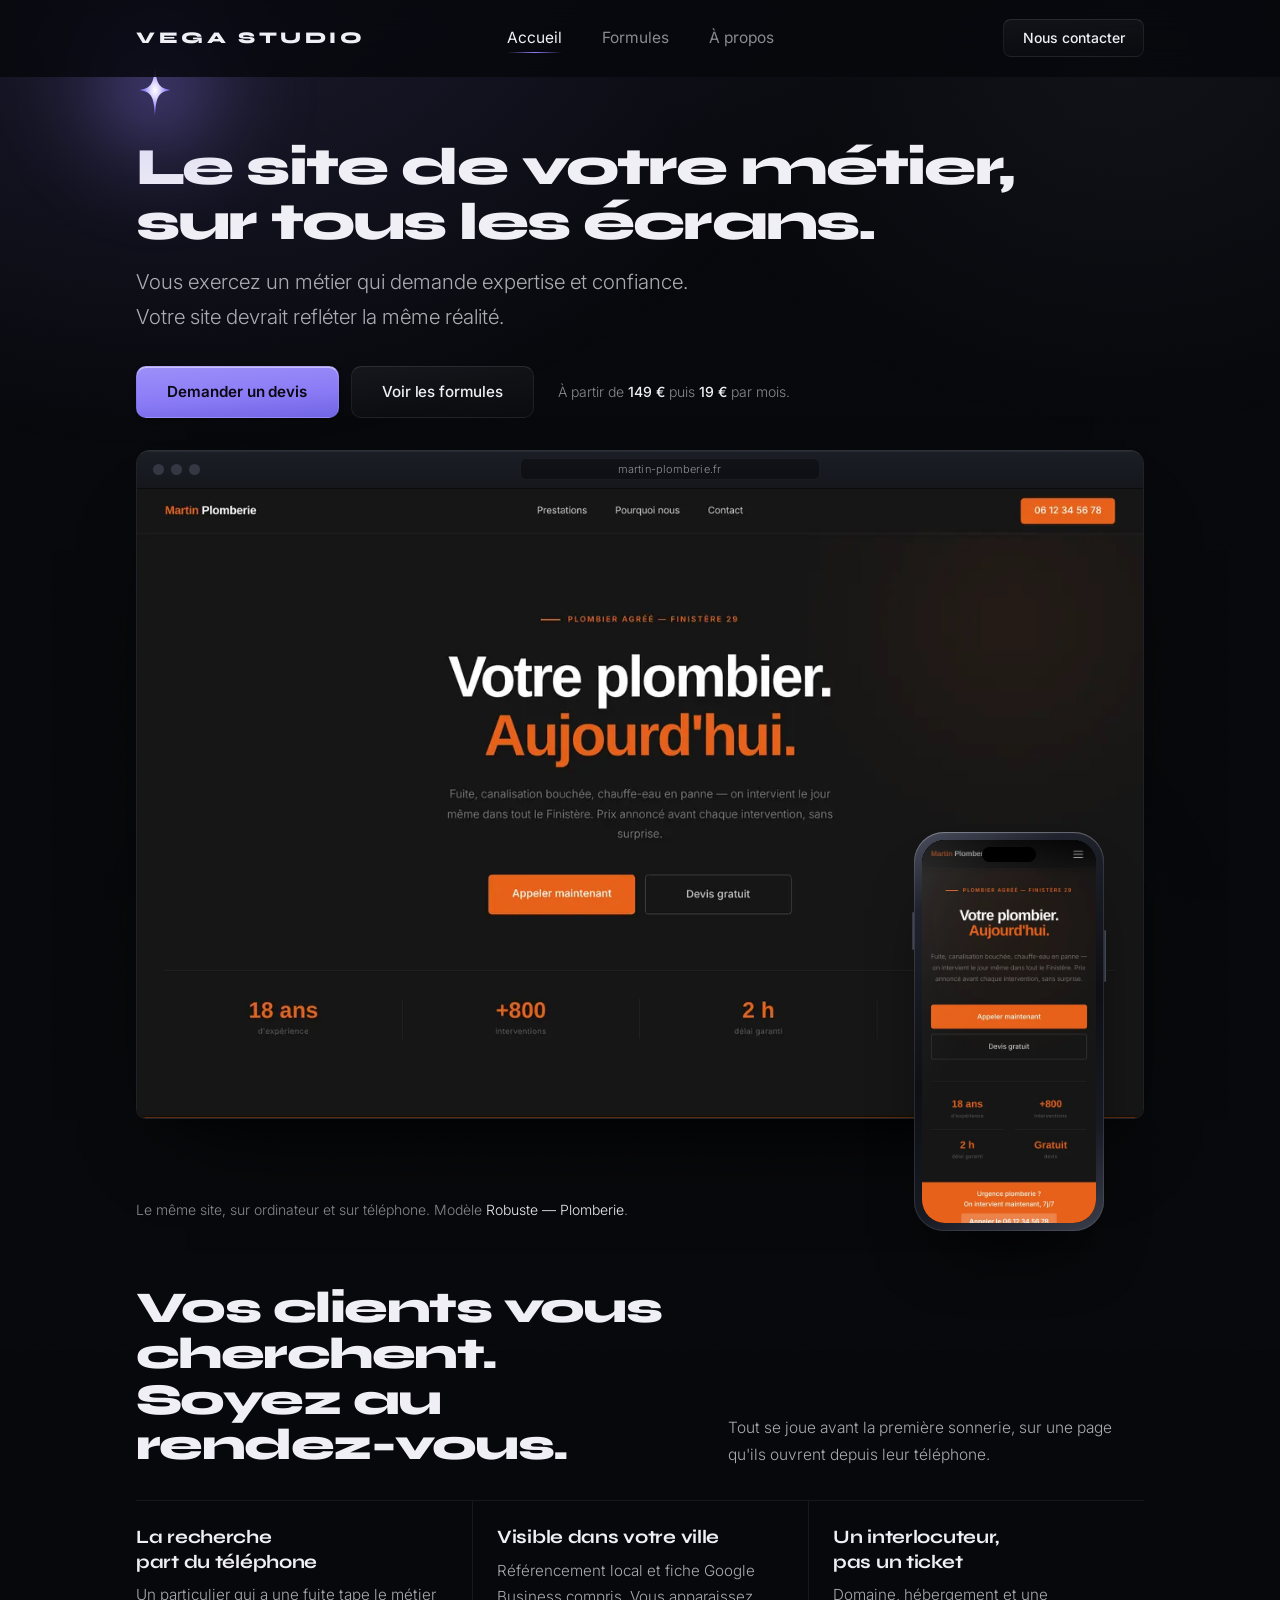
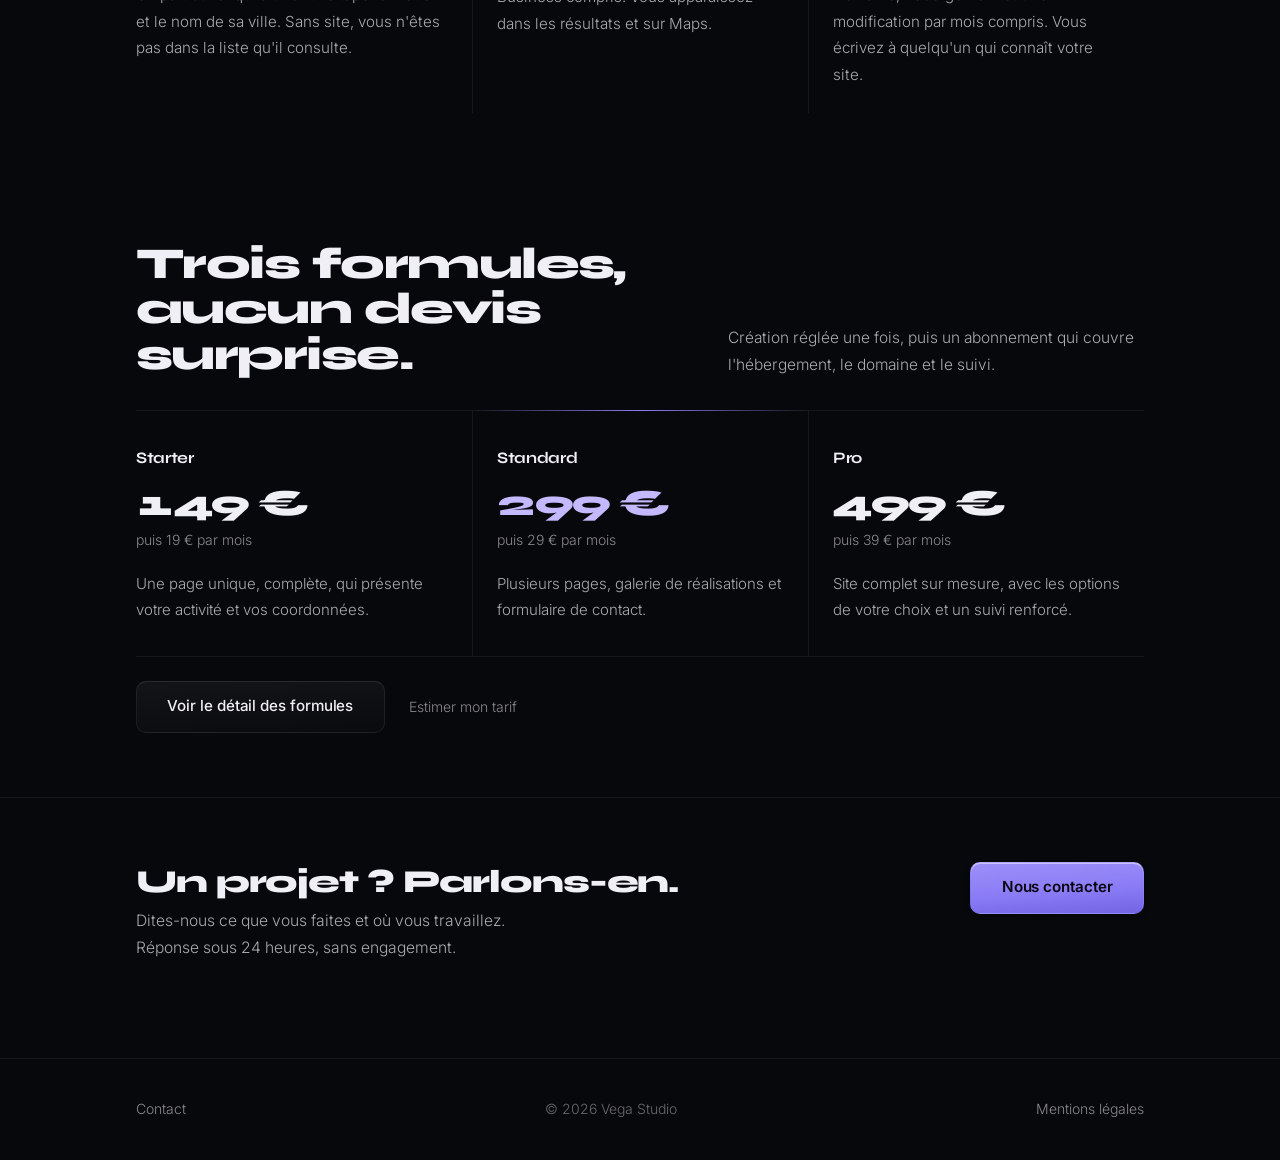
<file: index.html>
<!DOCTYPE html>
<html lang="fr">
<head>
  <meta charset="UTF-8" />
  <meta name="viewport" content="width=device-width, initial-scale=1" />
  <title>Vega Studio — Sites web pour artisans</title>

  <meta name="description" content="Vega Studio crée des sites vitrines professionnels pour artisans : plombiers, électriciens, peintres, maçons. Formules claires à partir de 149 €. Devis gratuit." />
  <meta name="robots" content="index, follow" />
  <link rel="canonical" href="https://www.vegastudio.fr/" />

  <link rel="icon" type="image/svg+xml" href="assets/favicon.svg" />
  <link rel="apple-touch-icon" href="assets/favicon.svg" />
  <meta name="application-name" content="Vega Studio" />
  <meta name="theme-color" content="#07080B" />

  <meta property="og:type" content="website" />
  <meta property="og:title" content="Vega Studio — Sites web pour artisans" />
  <meta property="og:description" content="Sites vitrines professionnels pour artisans. Formules claires à partir de 149 €. Devis gratuit." />
  <meta property="og:url" content="https://www.vegastudio.fr/" />
  <meta property="og:site_name" content="Vega Studio" />
  <meta property="og:image" content="https://www.vegastudio.fr/assets/og-image.png" />
  <meta property="og:image:width" content="1200" />
  <meta property="og:image:height" content="630" />
  <meta name="twitter:card" content="summary_large_image" />
  <meta name="twitter:title" content="Vega Studio — Sites web pour artisans" />
  <meta name="twitter:description" content="Sites vitrines professionnels pour artisans. Formules claires à partir de 149 €." />
  <meta name="twitter:image" content="https://www.vegastudio.fr/assets/og-image.png" />

  <!-- Les polices sont chargées ici plutôt que par @import dans le CSS :
       un @import attend que la feuille soit lue avant de commencer son
       propre téléchargement, ce qui retarde le premier texte affiché. -->
  <link rel="preconnect" href="https://fonts.googleapis.com" />
  <link rel="preconnect" href="https://fonts.gstatic.com" crossorigin />
  <link rel="stylesheet" href="https://fonts.googleapis.com/css2?family=Syne:wght@700;800&family=Inter:wght@300;400;500;600&display=swap" />

  <!-- Posée avant le CSS : conditionne le masquage des blocs à la
       présence du JavaScript, pour ne jamais servir une page vide. -->
  <script>document.documentElement.classList.add('js');</script>

  <link rel="stylesheet" href="assets/css/base.css?v=612bb5ce" />
  <link rel="stylesheet" href="assets/css/home.css?v=612bb5ce" />

  <script type="application/ld+json">
  {
    "@context": "https://schema.org",
    "@type": "Organization",
    "name": "Vega Studio",
    "url": "https://www.vegastudio.fr",
    "logo": "https://www.vegastudio.fr/assets/logo3.png",
    "image": "https://www.vegastudio.fr/assets/og-image.png",
    "description": "Agence web spécialisée dans la création de sites vitrines pour artisans. Formules claires à partir de 149 €.",
    "email": "vega.studio.webdesign@gmail.com",
    "areaServed": "FR",
    "priceRange": "€€"
  }
  </script>
  <script type="application/ld+json">
  {
    "@context": "https://schema.org",
    "@type": "WebSite",
    "name": "Vega Studio",
    "url": "https://www.vegastudio.fr"
  }
  </script>
</head>
<body>

  <!-- La source lumineuse et le grain sont fixés au viewport : ils
       appartiennent à la pièce, pas au document qui défile devant. -->
  <div class="room" aria-hidden="true"></div>
  <div class="grain" aria-hidden="true"></div>

  <nav>
    <div class="nav-inner">
      <a href="index.html" class="nav-wordmark">Vega Studio</a>

      <ul class="nav-links">
        <li><a href="index.html" class="active">Accueil</a></li>
        <li><a href="formules.html">Formules</a></li>
        <li><a href="apropos.html">À propos</a></li>
        <li class="mobile-cta-item"><a href="contact.html" class="mobile-cta">Nous contacter</a></li>
      </ul>

      <div class="nav-right">
        <a href="contact.html" class="nav-cta">Nous contacter</a>
      </div>

      <button class="nav-burger" aria-label="Menu" aria-expanded="false">
        <span></span><span></span><span></span>
      </button>
    </div>
  </nav>

  <main>

    <!-- ═══ HERO ═══════════════════════════════════════════════ -->
    <section class="hero">
      <div class="wrap">

        <div class="hero-top">
            <div class="hero-star" aria-hidden="true">
              <svg viewBox="0 0 100 140">
                <defs>
                  <radialGradient id="hvs" cx="50%" cy="50%" r="52%">
                    <stop offset="0%" stop-color="#FFFFFF"/><stop offset="30%" stop-color="#DCD4FF"/>
                    <stop offset="70%" stop-color="#8B7CF6"/><stop offset="100%" stop-color="#6A5CD4"/>
                  </radialGradient>
                </defs>
                <path d="M50 0 C53 50 58 65 92 70 C58 75 53 90 50 140 C47 90 42 75 8 70 C42 65 47 50 50 0 Z" fill="url(#hvs)"/>
              </svg>
            </div>
            <h1>Le site de votre métier, sur tous les écrans.</h1>
            <p class="lead">Vous exercez un métier qui demande expertise et confiance. Votre site devrait refléter la même réalité.</p>

            <div class="hero-side">
              <div class="hero-actions">
                <a href="contact.html" class="btn btn-primary">Demander un devis</a>
                <a href="formules.html" class="btn btn-ghost">Voir les formules</a>
              </div>
              <p class="small hero-note">À partir de <strong>149 €</strong> puis <strong>19 €</strong> par mois.</p>
            </div>
        </div>

        <div class="showcase">
          <div class="browser">
            <div class="browser-bar" aria-hidden="true">
              <span class="browser-dots"><i></i><i></i><i></i></span>
              <span class="browser-url">martin-plomberie.fr</span>
            </div>
            <div class="browser-view screen">
              <div class="shot is-on" data-name="Robuste — Plomberie" data-url="martin-plomberie.fr">
                <img src="assets/bureau/robuste.webp" width="1200" height="2166" alt="Modèle Robuste, site de plomberie, version ordinateur" fetchpriority="high" decoding="async" />
              </div>
              <div class="shot" data-name="Confiance — Électricité" data-url="dubois-electricite.fr">
                <img src="assets/bureau/confiance.webp" width="1200" height="2166" alt="Modèle Confiance, site de électricité, version ordinateur" loading="lazy" decoding="async" />
              </div>
              <div class="shot" data-name="Local — Menuiserie" data-url="dupont-menuiserie.fr">
                <img src="assets/bureau/local.webp" width="1200" height="2166" alt="Modèle Local, site de menuiserie, version ordinateur" loading="lazy" decoding="async" />
              </div>
              <div class="shot" data-name="Direct — Studio créatif" data-url="atelier-forme.fr">
                <img src="assets/bureau/direct.webp" width="1200" height="2166" alt="Modèle Direct, site de studio créatif, version ordinateur" loading="lazy" decoding="async" />
              </div>
            </div>
          </div>

          <div class="phone" aria-hidden="true">
            <div class="phone-screen screen">
              <div class="shot is-on" data-name="Robuste — Plomberie" data-url="martin-plomberie.fr">
                <img src="assets/apercus/robuste.webp" width="390" height="4200" alt="Modèle Robuste, version téléphone" fetchpriority="high" decoding="async" />
              </div>
              <div class="shot" data-name="Confiance — Électricité" data-url="dubois-electricite.fr">
                <img src="assets/apercus/confiance.webp" width="390" height="4200" alt="Modèle Confiance, version téléphone" loading="lazy" decoding="async" />
              </div>
              <div class="shot" data-name="Local — Menuiserie" data-url="dupont-menuiserie.fr">
                <img src="assets/apercus/local.webp" width="390" height="4200" alt="Modèle Local, version téléphone" loading="lazy" decoding="async" />
              </div>
              <div class="shot" data-name="Direct — Studio créatif" data-url="atelier-forme.fr">
                <img src="assets/apercus/direct.webp" width="390" height="4200" alt="Modèle Direct, version téléphone" loading="lazy" decoding="async" />
              </div>
              <div class="phone-island"></div>
            </div>
          </div>
        </div>

        <p class="small showcase-foot">Le même site, sur ordinateur et sur téléphone. Modèle <span class="showcase-name" style="color:var(--ink)">Robuste — Plomberie</span>.</p>

      </div>
    </section>

    <!-- ═══ CE QUE ÇA CHANGE ═══════════════════════════════════ -->
    <section class="band">
      <div class="wrap">
        <div class="band-head">
          <h2>Vos clients vous cherchent. Soyez au rendez-vous.</h2>
          <p>Tout se joue avant la première sonnerie, sur une page qu'ils ouvrent depuis leur téléphone.</p>
        </div>
        <div class="cols">
          <div class="col">
            <h3>La recherche part du téléphone</h3>
            <p>Un particulier qui a une fuite tape le métier et le nom de sa ville. Sans site, vous n'êtes pas dans la liste qu'il consulte.</p>
          </div>
          <div class="col">
            <h3>Visible dans votre ville</h3>
            <p>Référencement local et fiche Google Business compris. Vous apparaissez dans les résultats et sur Maps.</p>
          </div>
          <div class="col">
            <h3>Un interlocuteur, pas un ticket</h3>
            <p>Domaine, hébergement et une modification par mois compris. Vous écrivez à quelqu'un qui connaît votre site.</p>
          </div>
        </div>
      </div>
    </section>

    <!-- ═══ FORMULES ═══════════════════════════════════════════ -->
    <section class="band">
      <div class="wrap">
        <div class="band-head">
          <h2>Trois formules, aucun devis surprise.</h2>
          <p>Création réglée une fois, puis un abonnement qui couvre l'hébergement, le domaine et le suivi.</p>
        </div>
        <div class="tiers">
          <div class="tier">
            <span class="tier-name">Starter</span><span class="tier-price">149 €</span>
            <span class="tier-sub">puis 19 € par mois</span>
            <p class="tier-desc">Une page unique, complète, qui présente votre activité et vos coordonnées.</p>
          </div>
          <div class="tier tier-lit">
            <span class="tier-name">Standard</span><span class="tier-price">299 €</span>
            <span class="tier-sub">puis 29 € par mois</span>
            <p class="tier-desc">Plusieurs pages, galerie de réalisations et formulaire de contact.</p>
          </div>
          <div class="tier">
            <span class="tier-name">Pro</span><span class="tier-price">499 €</span>
            <span class="tier-sub">puis 39 € par mois</span>
            <p class="tier-desc">Site complet sur mesure, avec les options de votre choix et un suivi renforcé.</p>
          </div>
        </div>
        <div class="tiers-foot">
          <a href="formules.html" class="btn btn-ghost">Voir le détail des formules</a>
          <a href="simulateur.html" class="small">Estimer mon tarif</a>
        </div>
      </div>
    </section>

    <!-- ═══ SORTIE ═════════════════════════════════════════════ -->
    <section class="close">
      <div class="wrap close-row">
        <div>
          <h2>Un projet ? Parlons-en.</h2>
          <p>Dites-nous ce que vous faites et où vous travaillez. Réponse sous 24 heures, sans engagement.</p>
        </div>
        <a href="contact.html" class="btn btn-primary">Nous contacter</a>
      </div>
    </section>

  </main>

  <footer>
    <div class="wrap footer-inner">
      <a href="contact.html">Contact</a>
      <span class="footer-mid">© 2026 Vega Studio</span>
      <a href="mentions.html">Mentions légales</a>
    </div>
  </footer>

  <script src="assets/js/site.js?v=612bb5ce"></script>
</body>
</html>
</file>
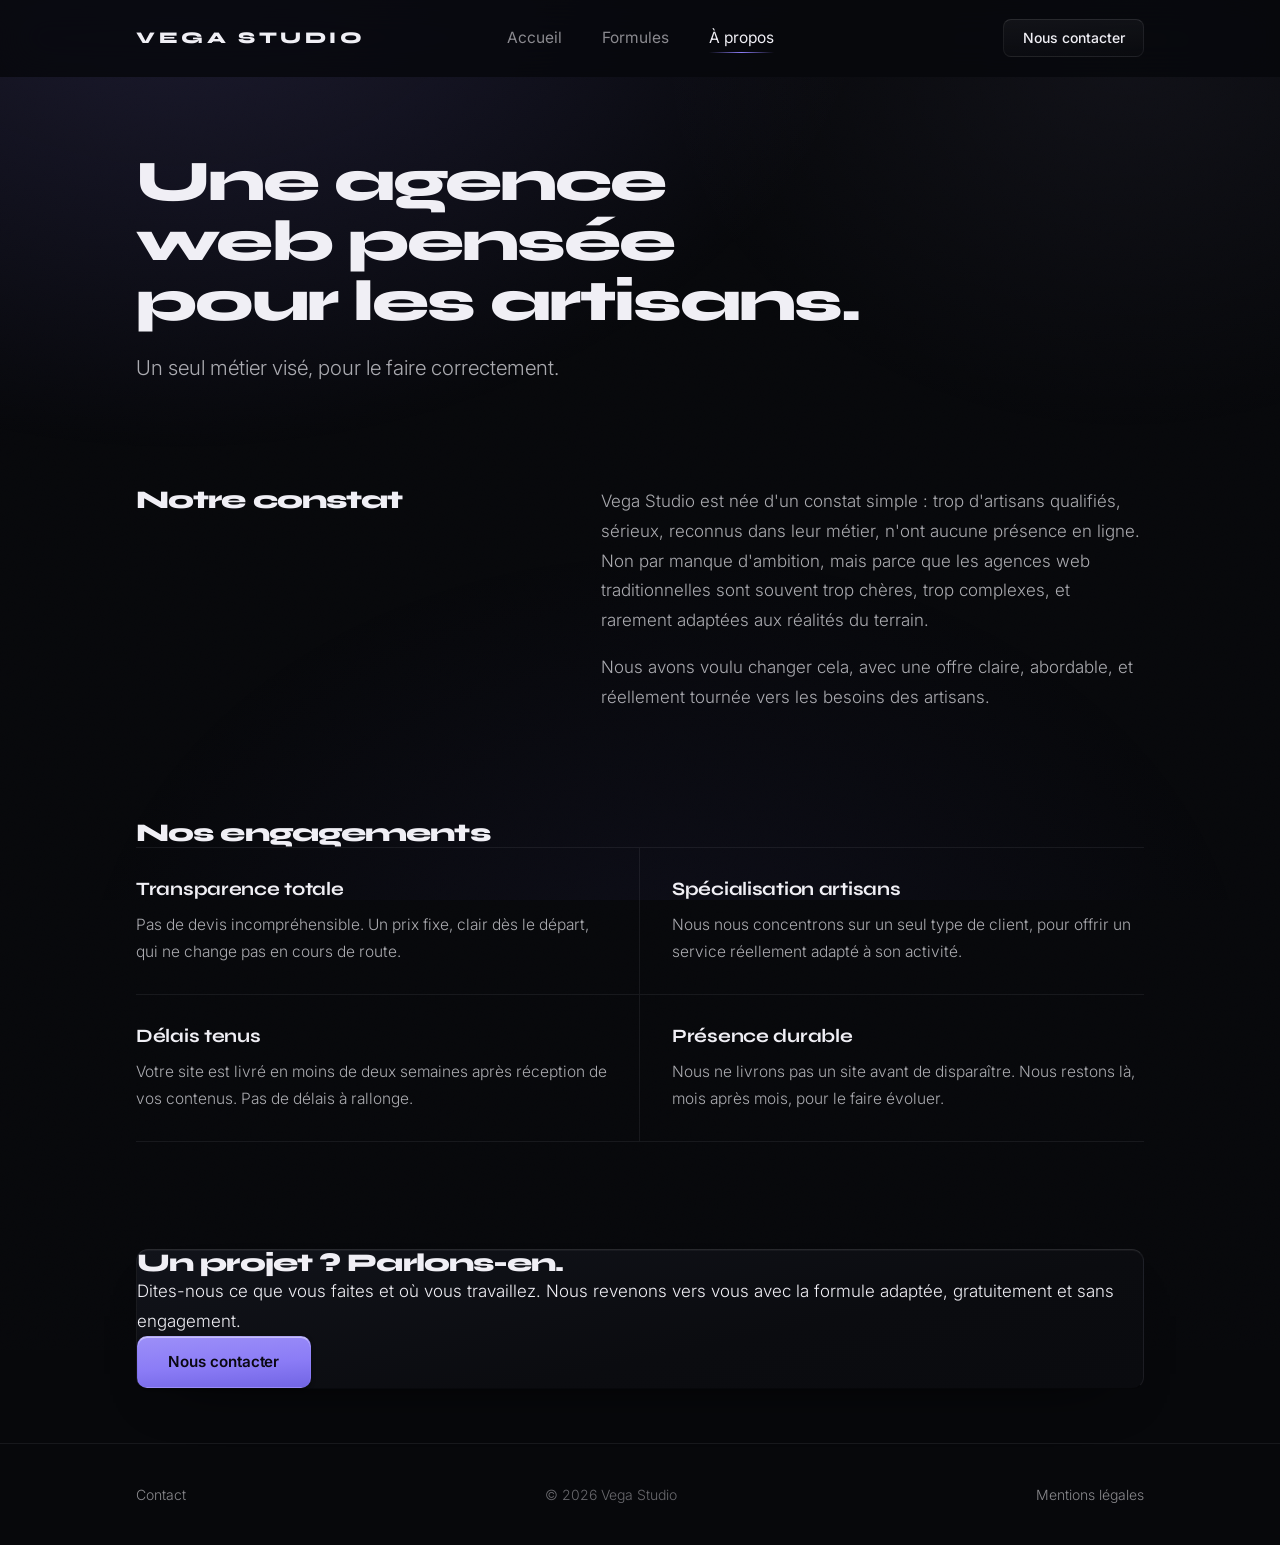
<file: apropos.html>
<!DOCTYPE html>
<html lang="fr">
<head>
  <meta charset="UTF-8" />
  <meta name="viewport" content="width=device-width, initial-scale=1" />
  <title>À propos — Vega Studio</title>

  <meta name="description" content="Vega Studio, agence web spécialisée dans les sites vitrines pour artisans. Prix fixes, délais tenus, un interlocuteur joignable dans la durée." />
  <meta name="robots" content="index, follow" />
  <link rel="canonical" href="https://www.vegastudio.fr/apropos.html" />

  <link rel="icon" type="image/svg+xml" href="assets/favicon.svg" />
  <link rel="apple-touch-icon" href="assets/favicon.svg" />
  <meta name="application-name" content="Vega Studio" />
  <meta name="theme-color" content="#07080B" />

  <meta property="og:type" content="website" />
  <meta property="og:title" content="À propos — Vega Studio" />
  <meta property="og:description" content="Vega Studio, agence web spécialisée dans les sites vitrines pour artisans. Prix fixes, délais tenus, un interlocuteur joignable dans la durée." />
  <meta property="og:url" content="https://www.vegastudio.fr/apropos.html" />
  <meta property="og:site_name" content="Vega Studio" />
  <meta property="og:image" content="https://www.vegastudio.fr/assets/og-image.png" />
  <meta property="og:image:width" content="1200" />
  <meta property="og:image:height" content="630" />
  <meta name="twitter:card" content="summary_large_image" />
  <meta name="twitter:title" content="À propos — Vega Studio" />
  <meta name="twitter:description" content="Vega Studio, agence web spécialisée dans les sites vitrines pour artisans. Prix fixes, délais tenus, un interlocuteur joignable dans la durée." />
  <meta name="twitter:image" content="https://www.vegastudio.fr/assets/og-image.png" />

  <!-- Les polices sont chargées ici plutôt que par @import dans le CSS :
       un @import attend que la feuille soit lue avant de commencer son
       propre téléchargement, ce qui retarde le premier texte affiché. -->
  <link rel="preconnect" href="https://fonts.googleapis.com" />
  <link rel="preconnect" href="https://fonts.gstatic.com" crossorigin />
  <link rel="stylesheet" href="https://fonts.googleapis.com/css2?family=Syne:wght@700;800&family=Inter:wght@300;400;500;600&display=swap" />

  <!-- Posée avant le CSS : conditionne le masquage des blocs à la
       présence du JavaScript, pour ne jamais servir une page vide. -->
  <script>document.documentElement.classList.add('js');</script>

  <link rel="stylesheet" href="assets/css/base.css?v=612bb5ce" />
  <link rel="stylesheet" href="assets/css/pages.css?v=612bb5ce" />

  <script type="application/ld+json">
  {
    "@context": "https://schema.org",
    "@type": "Organization",
    "name": "Vega Studio",
    "url": "https://www.vegastudio.fr",
    "logo": "https://www.vegastudio.fr/assets/logo3.png",
    "image": "https://www.vegastudio.fr/assets/og-image.png",
    "description": "Agence web spécialisée dans la création de sites vitrines pour artisans. Formules claires à partir de 149 €.",
    "email": "vega.studio.webdesign@gmail.com",
    "areaServed": "FR",
    "priceRange": "€€"
  }
  </script>
</head>
<body>

  <!-- La source lumineuse et le grain sont fixés au viewport : ils
       appartiennent à la pièce, pas au document qui défile devant. -->
  <div class="room" aria-hidden="true"></div>
  <div class="grain" aria-hidden="true"></div>

  <nav>
    <div class="nav-inner">
      <a href="index.html" class="nav-wordmark">Vega Studio</a>

      <ul class="nav-links">
        <li><a href="index.html">Accueil</a></li>
        <li><a href="formules.html">Formules</a></li>
        <li><a href="apropos.html" class="active">À propos</a></li>
        <li class="mobile-cta-item"><a href="contact.html" class="mobile-cta">Nous contacter</a></li>
      </ul>

      <div class="nav-right">
        <a href="contact.html" class="nav-cta">Nous contacter</a>
      </div>

      <button class="nav-burger" aria-label="Menu" aria-expanded="false">
        <span></span><span></span><span></span>
      </button>
    </div>
  </nav>

  <main>
    <section class="page-hero">
      <div class="wrap">
        <h1 class="lit reveal">Une agence web pensée pour les artisans.</h1>
        <p class="lead reveal d1">Un seul métier visé, pour le faire correctement.</p>
      </div>
    </section>

    <section class="section">
      <div class="wrap story">
        <div>
          <h2 class="lit reveal">Notre constat</h2>
        </div>
        <div class="reveal d1">
          <p>Vega Studio est née d'un constat simple : trop d'artisans qualifiés, sérieux, reconnus dans leur métier, n'ont aucune présence en ligne. Non par manque d'ambition, mais parce que les agences web traditionnelles sont souvent trop chères, trop complexes, et rarement adaptées aux réalités du terrain.</p>
          <p>Nous avons voulu changer cela, avec une offre claire, abordable, et réellement tournée vers les besoins des artisans.</p>
        </div>
      </div>
    </section>

    <section class="section">
      <div class="wrap">
        <div class="head">
          <h2 class="lit reveal">Nos engagements</h2>
        </div>
        <div class="values">
          <div class="value reveal"><h3>Transparence totale</h3><p>Pas de devis incompréhensible. Un prix fixe, clair dès le départ, qui ne change pas en cours de route.</p></div>
          <div class="value reveal"><h3>Spécialisation artisans</h3><p>Nous nous concentrons sur un seul type de client, pour offrir un service réellement adapté à son activité.</p></div>
          <div class="value reveal"><h3>Délais tenus</h3><p>Votre site est livré en moins de deux semaines après réception de vos contenus. Pas de délais à rallonge.</p></div>
          <div class="value reveal"><h3>Présence durable</h3><p>Nous ne livrons pas un site avant de disparaître. Nous restons là, mois après mois, pour le faire évoluer.</p></div>
        </div>
      </div>
    </section>

    <section class="section">
      <div class="wrap">
        <div class="cta panel reveal">
          <div>
            <h2 class="lit">Un projet ? Parlons-en.</h2>
            <p>Dites-nous ce que vous faites et où vous travaillez. Nous revenons vers vous avec la formule adaptée, gratuitement et sans engagement.</p>
          </div>
          <a href="contact.html" class="btn btn-primary">Nous contacter</a>
        </div>
      </div>
    </section>
  </main>

  <footer>
    <div class="wrap footer-inner">
      <a href="contact.html">Contact</a>
      <span class="footer-mid">© 2026 Vega Studio</span>
      <a href="mentions.html">Mentions légales</a>
    </div>
  </footer>

  <script src="assets/js/site.js?v=612bb5ce"></script>
</body>
</html>
</file>
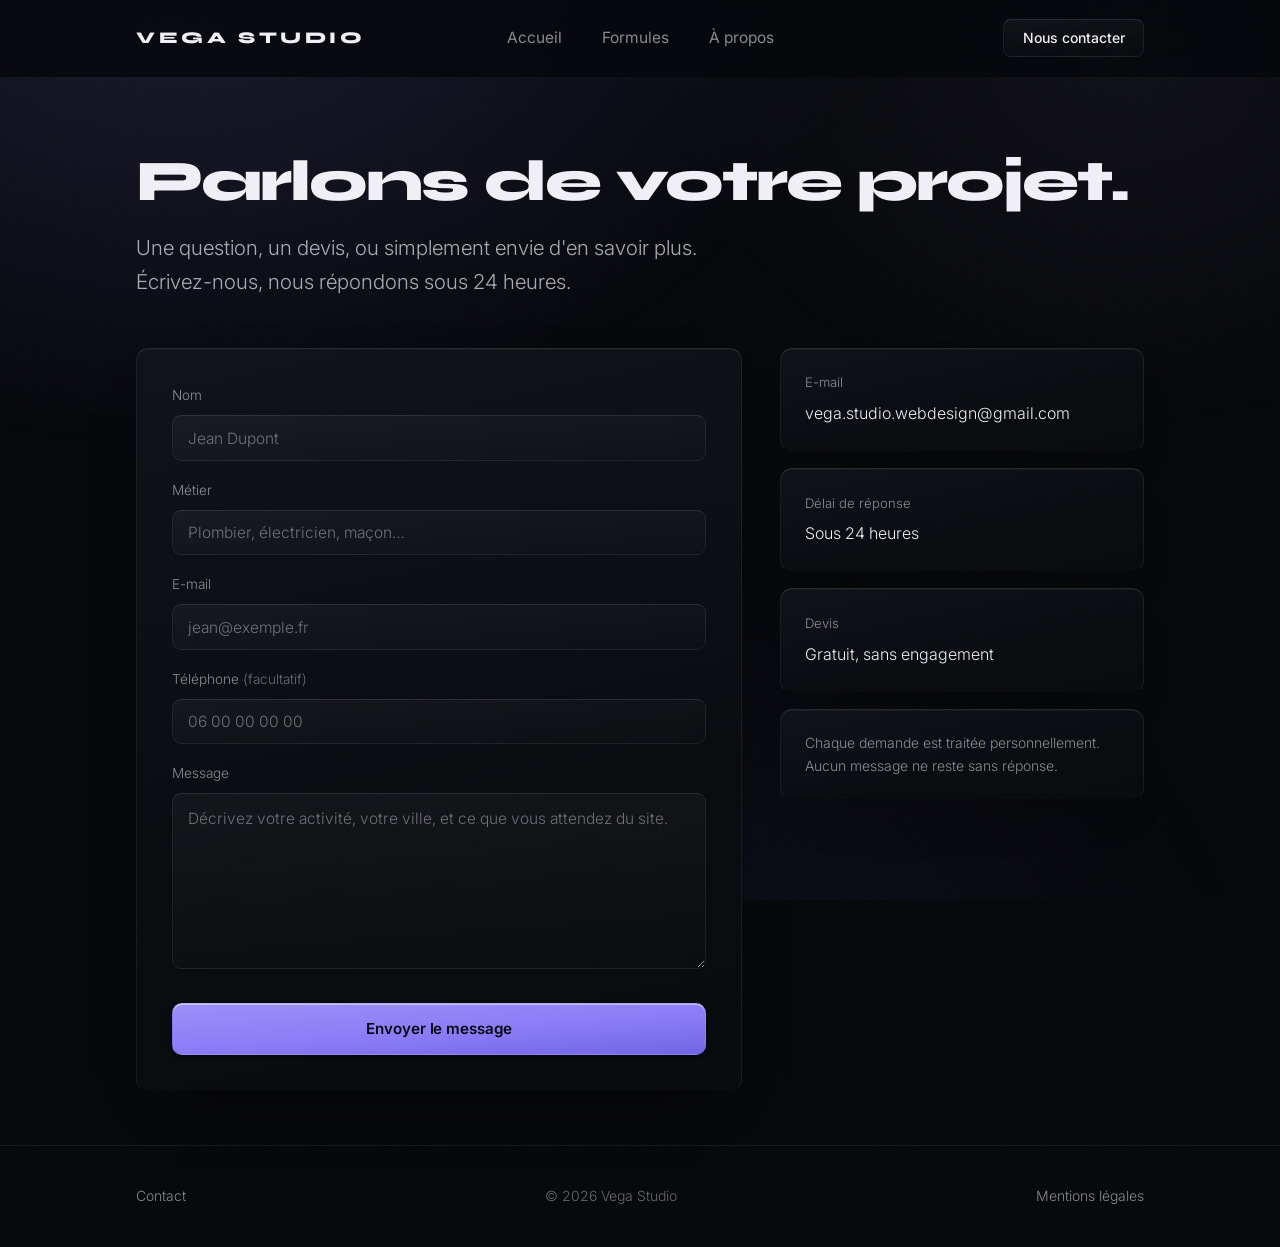
<file: contact.html>
<!DOCTYPE html>
<html lang="fr">
<head>
  <meta charset="UTF-8" />
  <meta name="viewport" content="width=device-width, initial-scale=1" />
  <title>Nous contacter — Vega Studio</title>

  <meta name="description" content="Contactez Vega Studio pour un devis gratuit de site vitrine. Réponse sous 24 heures, sans engagement. Sites web pour artisans partout en France." />
  <meta name="robots" content="index, follow" />
  <link rel="canonical" href="https://www.vegastudio.fr/contact.html" />

  <link rel="icon" type="image/svg+xml" href="assets/favicon.svg" />
  <link rel="apple-touch-icon" href="assets/favicon.svg" />
  <meta name="application-name" content="Vega Studio" />
  <meta name="theme-color" content="#07080B" />

  <meta property="og:type" content="website" />
  <meta property="og:title" content="Nous contacter — Vega Studio" />
  <meta property="og:description" content="Contactez Vega Studio pour un devis gratuit de site vitrine. Réponse sous 24 heures, sans engagement. Sites web pour artisans partout en France." />
  <meta property="og:url" content="https://www.vegastudio.fr/contact.html" />
  <meta property="og:site_name" content="Vega Studio" />
  <meta property="og:image" content="https://www.vegastudio.fr/assets/og-image.png" />
  <meta property="og:image:width" content="1200" />
  <meta property="og:image:height" content="630" />
  <meta name="twitter:card" content="summary_large_image" />
  <meta name="twitter:title" content="Nous contacter — Vega Studio" />
  <meta name="twitter:description" content="Contactez Vega Studio pour un devis gratuit de site vitrine. Réponse sous 24 heures, sans engagement. Sites web pour artisans partout en France." />
  <meta name="twitter:image" content="https://www.vegastudio.fr/assets/og-image.png" />

  <!-- Les polices sont chargées ici plutôt que par @import dans le CSS :
       un @import attend que la feuille soit lue avant de commencer son
       propre téléchargement, ce qui retarde le premier texte affiché. -->
  <link rel="preconnect" href="https://fonts.googleapis.com" />
  <link rel="preconnect" href="https://fonts.gstatic.com" crossorigin />
  <link rel="stylesheet" href="https://fonts.googleapis.com/css2?family=Syne:wght@700;800&family=Inter:wght@300;400;500;600&display=swap" />

  <!-- Posée avant le CSS : conditionne le masquage des blocs à la
       présence du JavaScript, pour ne jamais servir une page vide. -->
  <script>document.documentElement.classList.add('js');</script>

  <link rel="stylesheet" href="assets/css/base.css?v=612bb5ce" />
  <link rel="stylesheet" href="assets/css/pages.css?v=612bb5ce" />

  <script type="application/ld+json">
  {
    "@context": "https://schema.org",
    "@type": "Organization",
    "name": "Vega Studio",
    "url": "https://www.vegastudio.fr",
    "logo": "https://www.vegastudio.fr/assets/logo3.png",
    "image": "https://www.vegastudio.fr/assets/og-image.png",
    "description": "Agence web spécialisée dans la création de sites vitrines pour artisans. Formules claires à partir de 149 €.",
    "email": "vega.studio.webdesign@gmail.com",
    "areaServed": "FR",
    "priceRange": "€€"
  }
  </script>
</head>
<body>

  <!-- La source lumineuse et le grain sont fixés au viewport : ils
       appartiennent à la pièce, pas au document qui défile devant. -->
  <div class="room" aria-hidden="true"></div>
  <div class="grain" aria-hidden="true"></div>

  <nav>
    <div class="nav-inner">
      <a href="index.html" class="nav-wordmark">Vega Studio</a>

      <ul class="nav-links">
        <li><a href="index.html">Accueil</a></li>
        <li><a href="formules.html">Formules</a></li>
        <li><a href="apropos.html">À propos</a></li>
        <li class="mobile-cta-item"><a href="contact.html" class="mobile-cta">Nous contacter</a></li>
      </ul>

      <div class="nav-right">
        <a href="contact.html" class="nav-cta">Nous contacter</a>
      </div>

      <button class="nav-burger" aria-label="Menu" aria-expanded="false">
        <span></span><span></span><span></span>
      </button>
    </div>
  </nav>

  <main>
    <section class="page-hero">
      <div class="wrap">
        <h1 class="lit reveal">Parlons de votre projet.</h1>
        <p class="lead reveal d1">Une question, un devis, ou simplement envie d'en savoir plus. Écrivez-nous, nous répondons sous 24 heures.</p>
      </div>
    </section>

    <section class="section" style="padding-top:0;">
      <div class="wrap contact-grid">

        <form class="form-card panel reveal" action="https://formspree.io/f/mnpaenjz" method="POST">
          <div class="field">
            <label for="name">Nom</label>
            <input type="text" id="name" name="name" placeholder="Jean Dupont" autocomplete="name" required />
          </div>
          <div class="field">
            <label for="metier">Métier</label>
            <input type="text" id="metier" name="metier" placeholder="Plombier, électricien, maçon…" required />
          </div>
          <div class="field">
            <label for="email">E-mail</label>
            <input type="email" id="email" name="email" placeholder="jean@exemple.fr" autocomplete="email" required />
          </div>
          <div class="field">
            <label for="phone">Téléphone <span>(facultatif)</span></label>
            <input type="tel" id="phone" name="phone" placeholder="06 00 00 00 00" autocomplete="tel" />
          </div>
          <div class="field">
            <label for="message">Message</label>
            <textarea id="message" name="message" rows="6" placeholder="Décrivez votre activité, votre ville, et ce que vous attendez du site." required></textarea>
          </div>
          <button type="submit" class="btn btn-primary">Envoyer le message</button>
        </form>

        <div class="contact-info">
          <div class="info-card panel reveal d1">
            <span class="info-label">E-mail</span>
            <span class="info-value"><a href="mailto:vega.studio.webdesign@gmail.com">vega.studio.webdesign@gmail.com</a></span>
          </div>
          <div class="info-card panel reveal d1">
            <span class="info-label">Délai de réponse</span>
            <span class="info-value">Sous 24 heures</span>
          </div>
          <div class="info-card panel reveal d2">
            <span class="info-label">Devis</span>
            <span class="info-value">Gratuit, sans engagement</span>
          </div>
          <div class="info-card panel reveal d2">
            <p class="small" style="margin:0;">Chaque demande est traitée personnellement. Aucun message ne reste sans réponse.</p>
          </div>
        </div>

      </div>
    </section>
  </main>

  <footer>
    <div class="wrap footer-inner">
      <a href="contact.html">Contact</a>
      <span class="footer-mid">© 2026 Vega Studio</span>
      <a href="mentions.html">Mentions légales</a>
    </div>
  </footer>

  <script src="assets/js/site.js?v=612bb5ce"></script>
</body>
</html>
</file>
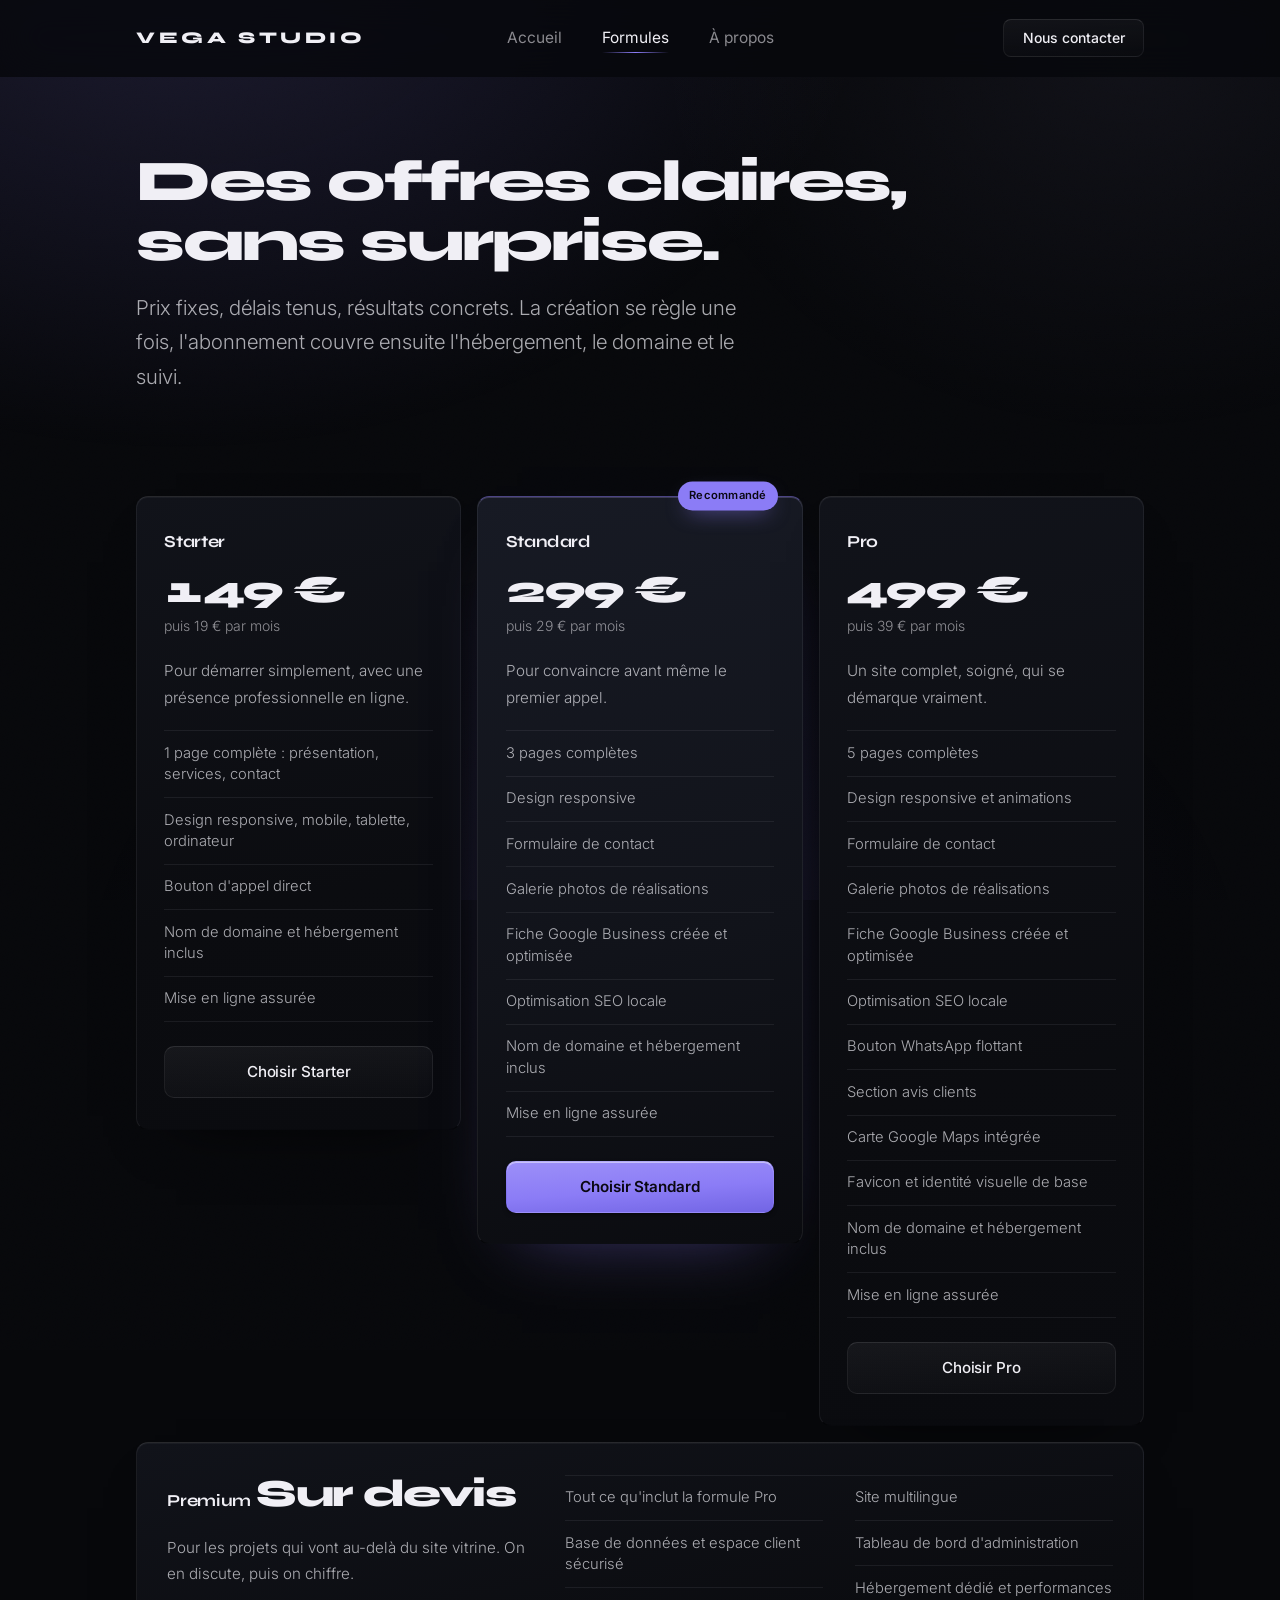
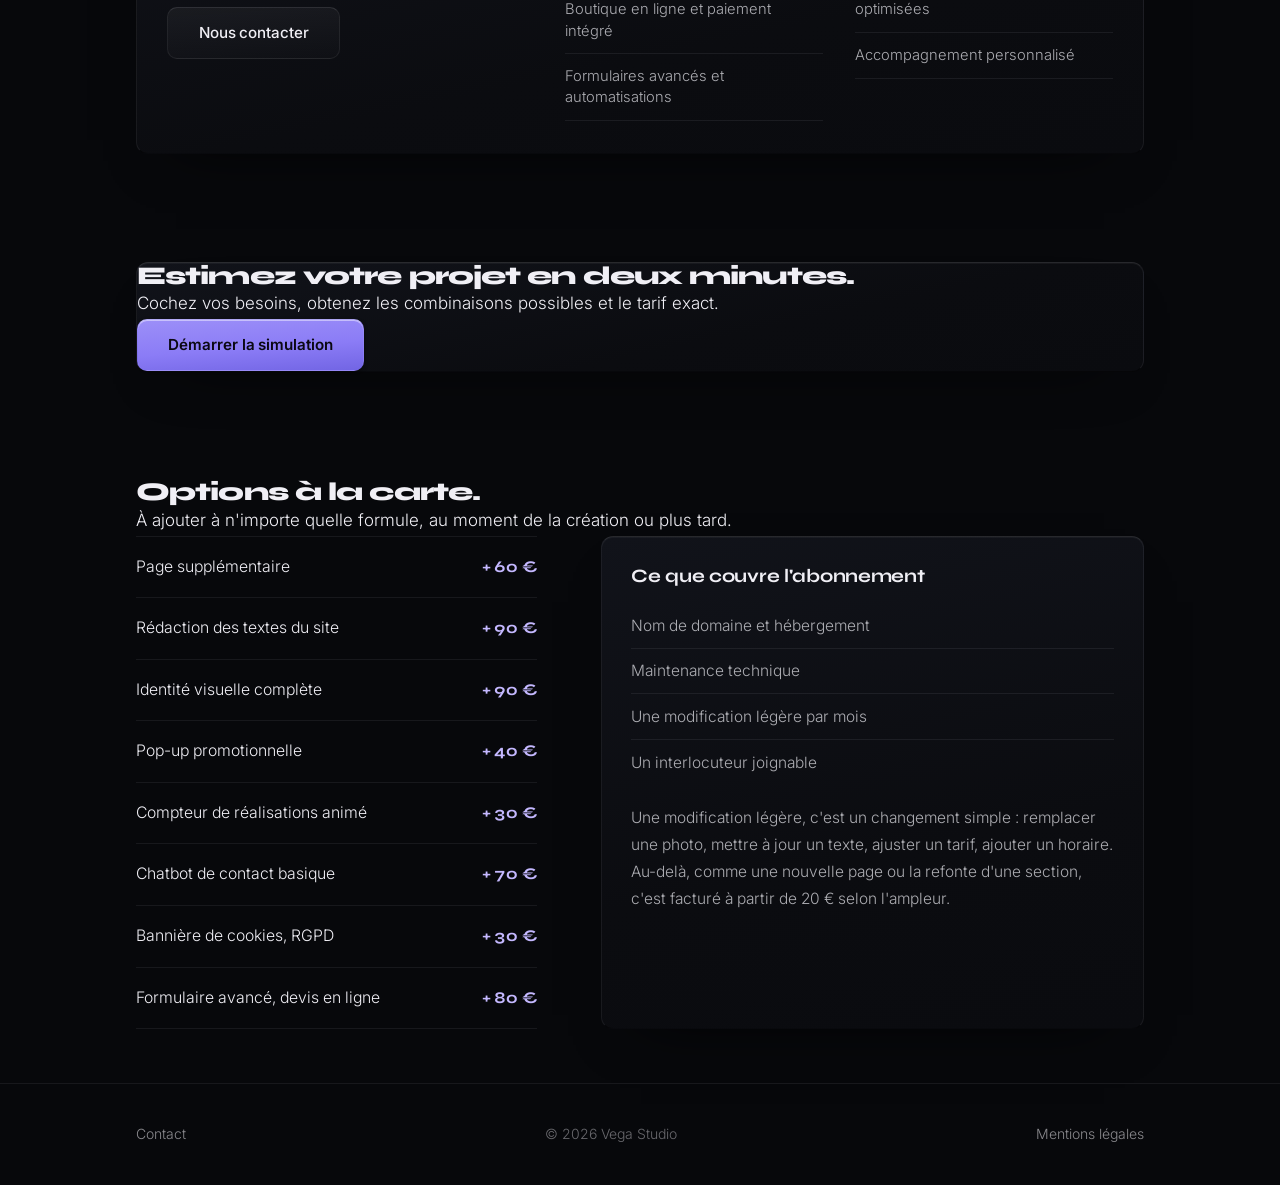
<file: formules.html>
<!DOCTYPE html>
<html lang="fr">
<head>
  <meta charset="UTF-8" />
  <meta name="viewport" content="width=device-width, initial-scale=1" />
  <title>Formules et tarifs — Vega Studio</title>

  <meta name="description" content="Trois formules de site vitrine pour artisans : Starter 149 €, Standard 299 €, Pro 499 €, plus un devis Premium. Options à la carte et abonnement détaillé." />
  <meta name="robots" content="index, follow" />
  <link rel="canonical" href="https://www.vegastudio.fr/formules.html" />

  <link rel="icon" type="image/svg+xml" href="assets/favicon.svg" />
  <link rel="apple-touch-icon" href="assets/favicon.svg" />
  <meta name="application-name" content="Vega Studio" />
  <meta name="theme-color" content="#07080B" />

  <meta property="og:type" content="website" />
  <meta property="og:title" content="Formules et tarifs — Vega Studio" />
  <meta property="og:description" content="Trois formules de site vitrine pour artisans : Starter 149 €, Standard 299 €, Pro 499 €, plus un devis Premium. Options à la carte et abonnement détaillé." />
  <meta property="og:url" content="https://www.vegastudio.fr/formules.html" />
  <meta property="og:site_name" content="Vega Studio" />
  <meta property="og:image" content="https://www.vegastudio.fr/assets/og-image.png" />
  <meta property="og:image:width" content="1200" />
  <meta property="og:image:height" content="630" />
  <meta name="twitter:card" content="summary_large_image" />
  <meta name="twitter:title" content="Formules et tarifs — Vega Studio" />
  <meta name="twitter:description" content="Trois formules de site vitrine pour artisans : Starter 149 €, Standard 299 €, Pro 499 €, plus un devis Premium. Options à la carte et abonnement détaillé." />
  <meta name="twitter:image" content="https://www.vegastudio.fr/assets/og-image.png" />

  <!-- Les polices sont chargées ici plutôt que par @import dans le CSS :
       un @import attend que la feuille soit lue avant de commencer son
       propre téléchargement, ce qui retarde le premier texte affiché. -->
  <link rel="preconnect" href="https://fonts.googleapis.com" />
  <link rel="preconnect" href="https://fonts.gstatic.com" crossorigin />
  <link rel="stylesheet" href="https://fonts.googleapis.com/css2?family=Syne:wght@700;800&family=Inter:wght@300;400;500;600&display=swap" />

  <!-- Posée avant le CSS : conditionne le masquage des blocs à la
       présence du JavaScript, pour ne jamais servir une page vide. -->
  <script>document.documentElement.classList.add('js');</script>

  <link rel="stylesheet" href="assets/css/base.css?v=612bb5ce" />
  <link rel="stylesheet" href="assets/css/pages.css?v=612bb5ce" />

  <script type="application/ld+json">
  {
    "@context": "https://schema.org",
    "@type": "Organization",
    "name": "Vega Studio",
    "url": "https://www.vegastudio.fr",
    "logo": "https://www.vegastudio.fr/assets/logo3.png",
    "image": "https://www.vegastudio.fr/assets/og-image.png",
    "description": "Agence web spécialisée dans la création de sites vitrines pour artisans. Formules claires à partir de 149 €.",
    "email": "vega.studio.webdesign@gmail.com",
    "areaServed": "FR",
    "priceRange": "€€"
  }
  </script>
</head>
<body>

  <!-- La source lumineuse et le grain sont fixés au viewport : ils
       appartiennent à la pièce, pas au document qui défile devant. -->
  <div class="room" aria-hidden="true"></div>
  <div class="grain" aria-hidden="true"></div>

  <nav>
    <div class="nav-inner">
      <a href="index.html" class="nav-wordmark">Vega Studio</a>

      <ul class="nav-links">
        <li><a href="index.html">Accueil</a></li>
        <li><a href="formules.html" class="active">Formules</a></li>
        <li><a href="apropos.html">À propos</a></li>
        <li class="mobile-cta-item"><a href="contact.html" class="mobile-cta">Nous contacter</a></li>
      </ul>

      <div class="nav-right">
        <a href="contact.html" class="nav-cta">Nous contacter</a>
      </div>

      <button class="nav-burger" aria-label="Menu" aria-expanded="false">
        <span></span><span></span><span></span>
      </button>
    </div>
  </nav>

  <main>
    <section class="page-hero">
      <div class="wrap">
        <h1 class="lit reveal">Des offres claires, sans surprise.</h1>
        <p class="lead reveal d1">Prix fixes, délais tenus, résultats concrets. La création se règle une fois, l'abonnement couvre ensuite l'hébergement, le domaine et le suivi.</p>
      </div>
    </section>

    <section class="section">
      <div class="wrap">
        <div class="plans">
          <div class="plan panel reveal">
            
            <span class="plan-name">Starter</span>
            <span class="plan-price">149 €</span>
            <span class="plan-sub">puis 19 € par mois</span>
            <p class="plan-desc">Pour démarrer simplement, avec une présence professionnelle en ligne.</p>
            <ul class="plan-list">
            <li>1 page complète : présentation, services, contact</li>
            <li>Design responsive, mobile, tablette, ordinateur</li>
            <li>Bouton d'appel direct</li>
            <li>Nom de domaine et hébergement inclus</li>
            <li>Mise en ligne assurée</li>
            </ul>
            <a href="contact.html" class="btn btn-ghost plan-cta">Choisir Starter</a>
          </div>
          <div class="plan panel plan-lit reveal">
            <span class="plan-tag">Recommandé</span>
            <span class="plan-name">Standard</span>
            <span class="plan-price">299 €</span>
            <span class="plan-sub">puis 29 € par mois</span>
            <p class="plan-desc">Pour convaincre avant même le premier appel.</p>
            <ul class="plan-list">
            <li>3 pages complètes</li>
            <li>Design responsive</li>
            <li>Formulaire de contact</li>
            <li>Galerie photos de réalisations</li>
            <li>Fiche Google Business créée et optimisée</li>
            <li>Optimisation SEO locale</li>
            <li>Nom de domaine et hébergement inclus</li>
            <li>Mise en ligne assurée</li>
            </ul>
            <a href="contact.html" class="btn btn-primary plan-cta">Choisir Standard</a>
          </div>
          <div class="plan panel reveal">
            
            <span class="plan-name">Pro</span>
            <span class="plan-price">499 €</span>
            <span class="plan-sub">puis 39 € par mois</span>
            <p class="plan-desc">Un site complet, soigné, qui se démarque vraiment.</p>
            <ul class="plan-list">
            <li>5 pages complètes</li>
            <li>Design responsive et animations</li>
            <li>Formulaire de contact</li>
            <li>Galerie photos de réalisations</li>
            <li>Fiche Google Business créée et optimisée</li>
            <li>Optimisation SEO locale</li>
            <li>Bouton WhatsApp flottant</li>
            <li>Section avis clients</li>
            <li>Carte Google Maps intégrée</li>
            <li>Favicon et identité visuelle de base</li>
            <li>Nom de domaine et hébergement inclus</li>
            <li>Mise en ligne assurée</li>
            </ul>
            <a href="contact.html" class="btn btn-ghost plan-cta">Choisir Pro</a>
          </div>
        </div>

        <div class="plan panel plan-wide reveal">
          <div>
            <span class="plan-name">Premium</span>
            <span class="plan-price">Sur devis</span>
            <p class="plan-desc">Pour les projets qui vont au-delà du site vitrine. On en discute, puis on chiffre.</p>
            <a href="contact.html" class="btn btn-ghost">Nous contacter</a>
          </div>
          <ul class="plan-list">
            <li>Tout ce qu'inclut la formule Pro</li>
            <li>Base de données et espace client sécurisé</li>
            <li>Boutique en ligne et paiement intégré</li>
            <li>Formulaires avancés et automatisations</li>
            <li>Site multilingue</li>
            <li>Tableau de bord d'administration</li>
            <li>Hébergement dédié et performances optimisées</li>
            <li>Accompagnement personnalisé</li>
          </ul>
        </div>
      </div>
    </section>

    <section class="section">
      <div class="wrap">
        <div class="cta panel reveal">
          <div>
            <h2 class="lit">Estimez votre projet en deux minutes.</h2>
            <p>Cochez vos besoins, obtenez les combinaisons possibles et le tarif exact.</p>
          </div>
          <a href="simulateur.html" class="btn btn-primary">Démarrer la simulation</a>
        </div>
      </div>
    </section>

    <section class="section">
      <div class="wrap">
        <div class="head">
          <h2 class="lit reveal">Options à la carte.</h2>
          <p class="reveal d1">À ajouter à n'importe quelle formule, au moment de la création ou plus tard.</p>
        </div>

        <div class="story">
          <div class="options reveal">
            <div class="option"><span class="option-name">Page supplémentaire</span><span class="option-price">+ 60 €</span></div>
            <div class="option"><span class="option-name">Rédaction des textes du site</span><span class="option-price">+ 90 €</span></div>
            <div class="option"><span class="option-name">Identité visuelle complète</span><span class="option-price">+ 90 €</span></div>
            <div class="option"><span class="option-name">Pop-up promotionnelle</span><span class="option-price">+ 40 €</span></div>
            <div class="option"><span class="option-name">Compteur de réalisations animé</span><span class="option-price">+ 30 €</span></div>
            <div class="option"><span class="option-name">Chatbot de contact basique</span><span class="option-price">+ 70 €</span></div>
            <div class="option"><span class="option-name">Bannière de cookies, RGPD</span><span class="option-price">+ 30 €</span></div>
            <div class="option"><span class="option-name">Formulaire avancé, devis en ligne</span><span class="option-price">+ 80 €</span></div>
          </div>

          <div class="note panel reveal d1">
            <h3>Ce que couvre l'abonnement</h3>
            <ul class="note-list">
              <li>Nom de domaine et hébergement</li>
              <li>Maintenance technique</li>
              <li>Une modification légère par mois</li>
              <li>Un interlocuteur joignable</li>
            </ul>
            <p style="margin-top:1.2rem;">Une modification légère, c'est un changement simple : remplacer une photo, mettre à jour un texte, ajuster un tarif, ajouter un horaire. Au-delà, comme une nouvelle page ou la refonte d'une section, c'est facturé à partir de 20 € selon l'ampleur.</p>
          </div>
        </div>
      </div>
    </section>
  </main>

  <footer>
    <div class="wrap footer-inner">
      <a href="contact.html">Contact</a>
      <span class="footer-mid">© 2026 Vega Studio</span>
      <a href="mentions.html">Mentions légales</a>
    </div>
  </footer>

  <script src="assets/js/site.js?v=612bb5ce"></script>
</body>
</html>
</file>
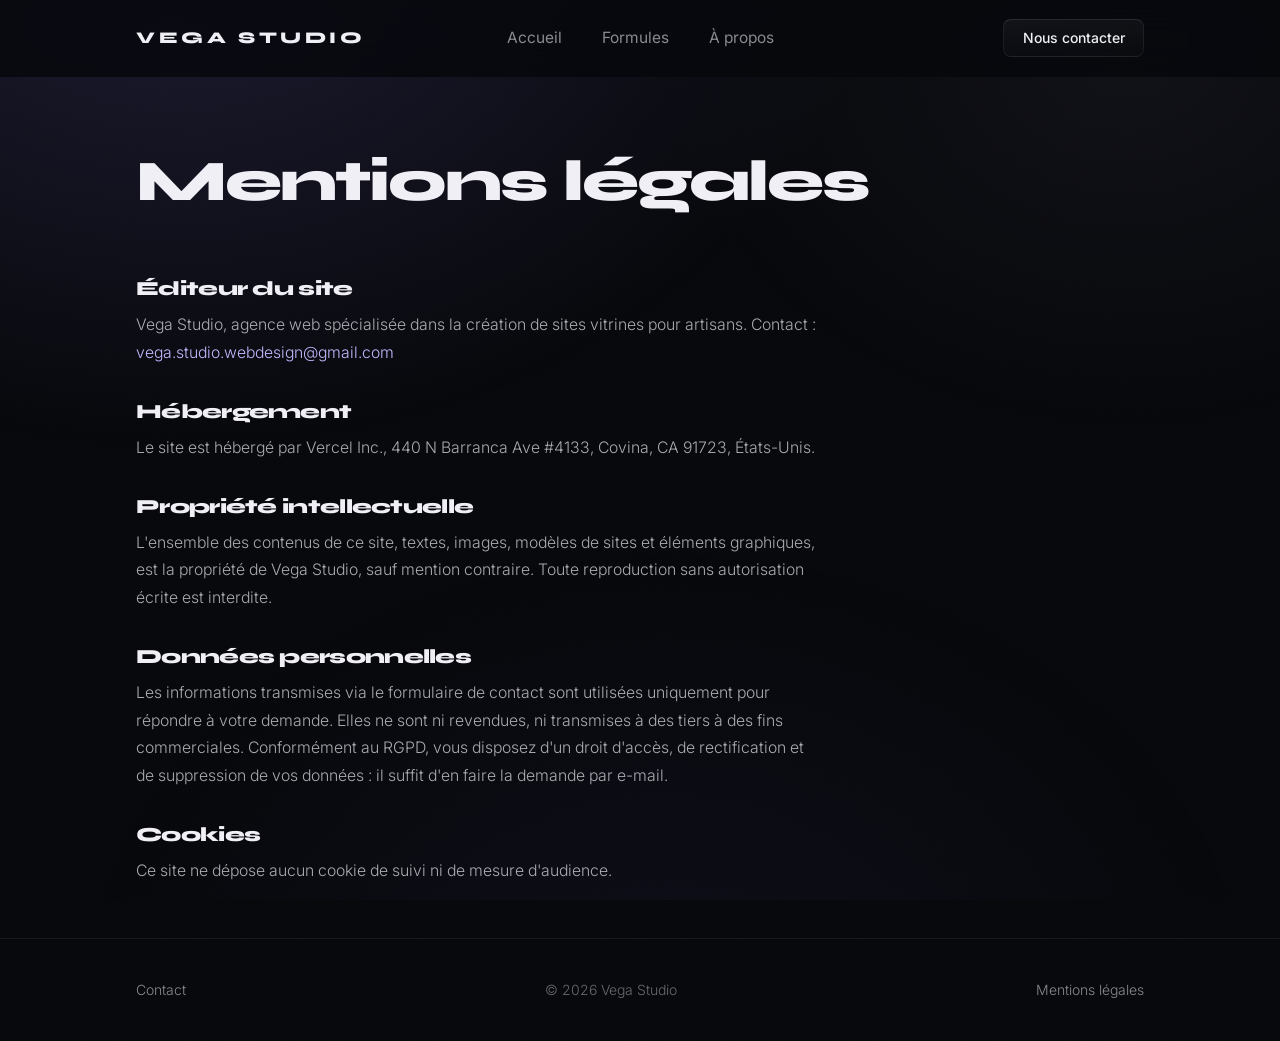
<file: mentions.html>
<!DOCTYPE html>
<html lang="fr">
<head>
  <meta charset="UTF-8" />
  <meta name="viewport" content="width=device-width, initial-scale=1" />
  <title>Mentions légales — Vega Studio</title>

  <meta name="description" content="Mentions légales de Vega Studio : éditeur, hébergement, propriété intellectuelle, traitement des données personnelles et politique de cookies." />
  <meta name="robots" content="index, follow" />
  <link rel="canonical" href="https://www.vegastudio.fr/mentions.html" />

  <link rel="icon" type="image/svg+xml" href="assets/favicon.svg" />
  <link rel="apple-touch-icon" href="assets/favicon.svg" />
  <meta name="application-name" content="Vega Studio" />
  <meta name="theme-color" content="#07080B" />

  <meta property="og:type" content="website" />
  <meta property="og:title" content="Mentions légales — Vega Studio" />
  <meta property="og:description" content="Mentions légales de Vega Studio : éditeur, hébergement, propriété intellectuelle, traitement des données personnelles et politique de cookies." />
  <meta property="og:url" content="https://www.vegastudio.fr/mentions.html" />
  <meta property="og:site_name" content="Vega Studio" />
  <meta property="og:image" content="https://www.vegastudio.fr/assets/og-image.png" />
  <meta property="og:image:width" content="1200" />
  <meta property="og:image:height" content="630" />
  <meta name="twitter:card" content="summary_large_image" />
  <meta name="twitter:title" content="Mentions légales — Vega Studio" />
  <meta name="twitter:description" content="Mentions légales de Vega Studio : éditeur, hébergement, propriété intellectuelle, traitement des données personnelles et politique de cookies." />
  <meta name="twitter:image" content="https://www.vegastudio.fr/assets/og-image.png" />

  <!-- Les polices sont chargées ici plutôt que par @import dans le CSS :
       un @import attend que la feuille soit lue avant de commencer son
       propre téléchargement, ce qui retarde le premier texte affiché. -->
  <link rel="preconnect" href="https://fonts.googleapis.com" />
  <link rel="preconnect" href="https://fonts.gstatic.com" crossorigin />
  <link rel="stylesheet" href="https://fonts.googleapis.com/css2?family=Syne:wght@700;800&family=Inter:wght@300;400;500;600&display=swap" />

  <!-- Posée avant le CSS : conditionne le masquage des blocs à la
       présence du JavaScript, pour ne jamais servir une page vide. -->
  <script>document.documentElement.classList.add('js');</script>

  <link rel="stylesheet" href="assets/css/base.css?v=612bb5ce" />
  <link rel="stylesheet" href="assets/css/pages.css?v=612bb5ce" />

  <script type="application/ld+json">
  {
    "@context": "https://schema.org",
    "@type": "Organization",
    "name": "Vega Studio",
    "url": "https://www.vegastudio.fr",
    "logo": "https://www.vegastudio.fr/assets/logo3.png",
    "image": "https://www.vegastudio.fr/assets/og-image.png",
    "description": "Agence web spécialisée dans la création de sites vitrines pour artisans. Formules claires à partir de 149 €.",
    "email": "vega.studio.webdesign@gmail.com",
    "areaServed": "FR",
    "priceRange": "€€"
  }
  </script>
</head>
<body>

  <!-- La source lumineuse et le grain sont fixés au viewport : ils
       appartiennent à la pièce, pas au document qui défile devant. -->
  <div class="room" aria-hidden="true"></div>
  <div class="grain" aria-hidden="true"></div>

  <nav>
    <div class="nav-inner">
      <a href="index.html" class="nav-wordmark">Vega Studio</a>

      <ul class="nav-links">
        <li><a href="index.html">Accueil</a></li>
        <li><a href="formules.html">Formules</a></li>
        <li><a href="apropos.html">À propos</a></li>
        <li class="mobile-cta-item"><a href="contact.html" class="mobile-cta">Nous contacter</a></li>
      </ul>

      <div class="nav-right">
        <a href="contact.html" class="nav-cta">Nous contacter</a>
      </div>

      <button class="nav-burger" aria-label="Menu" aria-expanded="false">
        <span></span><span></span><span></span>
      </button>
    </div>
  </nav>

  <main>
    <section class="page-hero">
      <div class="wrap">
        <h1 class="lit reveal">Mentions légales</h1>
      </div>
    </section>

    <section class="section" style="padding-top:0;">
      <div class="wrap">
        <div class="legal reveal">
          <h2>Éditeur du site</h2>
          <p>Vega Studio, agence web spécialisée dans la création de sites vitrines pour artisans. Contact : <a href="mailto:vega.studio.webdesign@gmail.com">vega.studio.webdesign@gmail.com</a></p>

          <h2>Hébergement</h2>
          <p>Le site est hébergé par Vercel Inc., 440 N Barranca Ave #4133, Covina, CA 91723, États-Unis.</p>

          <h2>Propriété intellectuelle</h2>
          <p>L'ensemble des contenus de ce site, textes, images, modèles de sites et éléments graphiques, est la propriété de Vega Studio, sauf mention contraire. Toute reproduction sans autorisation écrite est interdite.</p>

          <h2>Données personnelles</h2>
          <p>Les informations transmises via le formulaire de contact sont utilisées uniquement pour répondre à votre demande. Elles ne sont ni revendues, ni transmises à des tiers à des fins commerciales. Conformément au RGPD, vous disposez d'un droit d'accès, de rectification et de suppression de vos données : il suffit d'en faire la demande par e-mail.</p>

          <h2>Cookies</h2>
          <p>Ce site ne dépose aucun cookie de suivi ni de mesure d'audience.</p>
        </div>
      </div>
    </section>
  </main>

  <footer>
    <div class="wrap footer-inner">
      <a href="contact.html">Contact</a>
      <span class="footer-mid">© 2026 Vega Studio</span>
      <a href="mentions.html">Mentions légales</a>
    </div>
  </footer>

  <script src="assets/js/site.js?v=612bb5ce"></script>
</body>
</html>
</file>
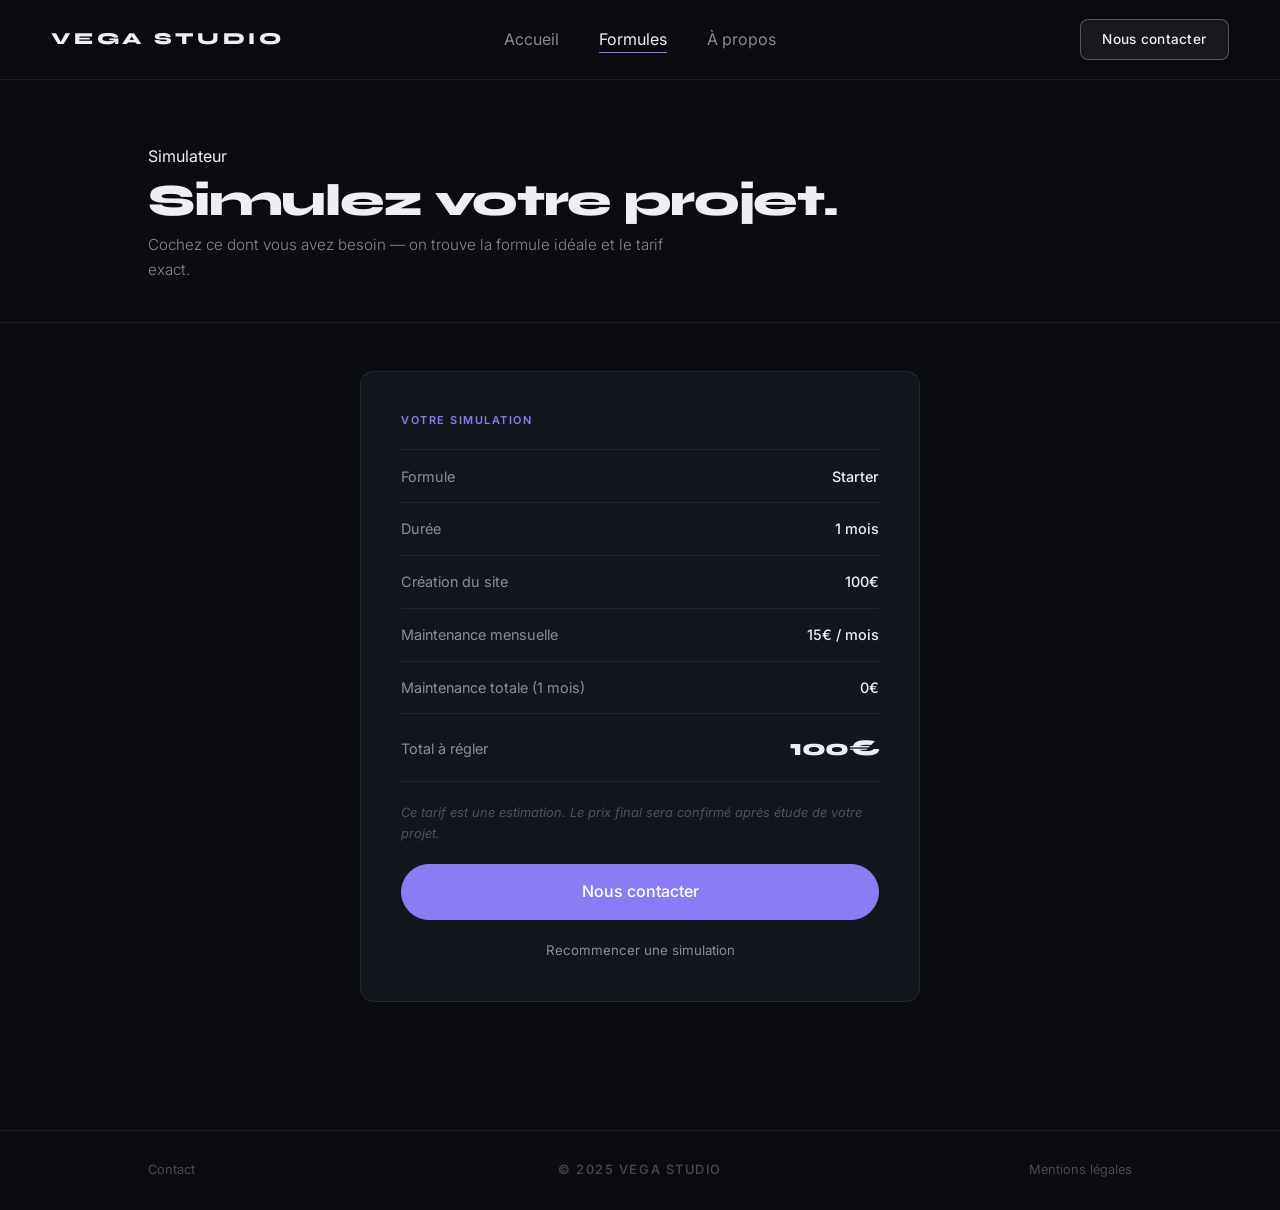
<file: simulateur-total.html>
<!DOCTYPE html>
<html lang="fr">
<head>
  <meta charset="UTF-8" />
  <meta name="viewport" content="width=device-width, initial-scale=1.0" />
  <link rel="icon" type="image/svg+xml" href="assets/favicon.svg" />
  <link rel="apple-touch-icon" href="assets/favicon.svg" />
  <meta name="robots" content="noindex, follow">
  <title>Simulateur — Récapitulatif — Vega Studio</title>
  <link rel="stylesheet" href="assets/css/style.css" />
  <link rel="stylesheet" href="assets/css/simulateur.css" />
</head>
<body>
  <nav>
    <div class="nav-inner">
      <a href="index.html" class="nav-wordmark">Vega Studio</a>
      <ul class="nav-links">
        <li><a href="index.html">Accueil</a><button class="nav-mobile-close" aria-label="Fermer">✕</button></li>
        <li><a href="formules.html" class="active">Formules</a></li>
        <li><a href="apropos.html">À propos</a></li>
        <li class="mobile-cta-item"><a href="contact.html" class="mobile-cta">Nous contacter</a></li>
      </ul>
      <div class="nav-right"><a href="contact.html" class="nav-cta">Nous contacter</a></div>
      <button class="nav-burger" aria-label="Menu"><span></span><span></span><span></span></button>
    </div>
  </nav>

  <section class="sim-hero-bar">
    <div class="wrap">
      <p class="section-eyebrow">Simulateur</p>
      <h1 class="sim-page-title">Simulez votre projet.</h1>
      <p class="sim-page-sub">Cochez ce dont vous avez besoin — on trouve la formule idéale et le tarif exact.</p>
    </div>
  </section>

  <section class="sim-section">
    <div class="wrap">
      <div id="total-content"></div>
    </div>
  </section>

  <footer>
    <div class="wrap footer-inner">
      <span class="footer-left"><a href="contact.html">Contact</a></span>
      <span class="footer-mid t-label">© 2025 Vega Studio</span>
      <span class="footer-right"><a href="mentions.html">Mentions légales</a></span>
    </div>
  </footer>
  <script src="assets/js/main.js"></script>
</body>
</html>
</file>
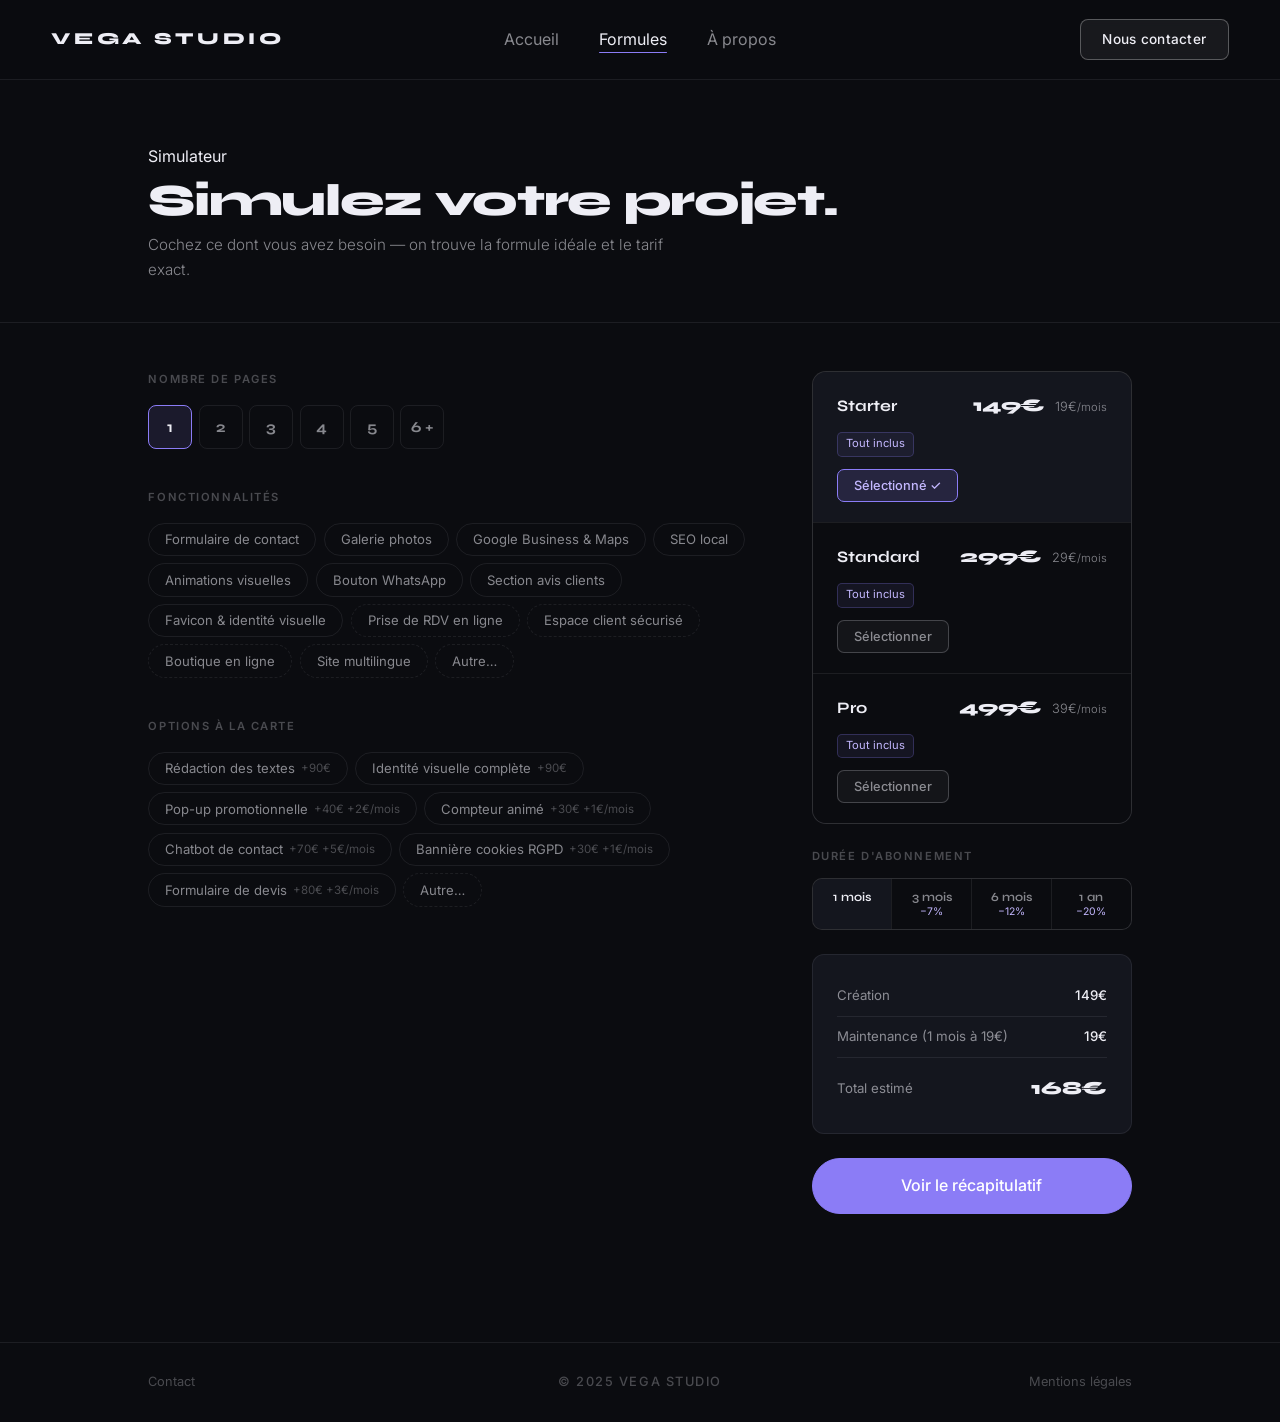
<file: simulateur.html>
<!DOCTYPE html>
<html lang="fr">
<head>
  <meta charset="UTF-8" />
  <link rel="canonical" href="https://www.vegastudio.fr/simulateur.html">
  <meta name="viewport" content="width=device-width, initial-scale=1.0" />
  <link rel="icon" type="image/svg+xml" href="assets/favicon.svg" />
  <link rel="apple-touch-icon" href="assets/favicon.svg" />
  <title>Simulateur de tarif — Vega Studio</title>
  <!-- SEO -->
  <meta name="description" content="Estimez le coût de votre site web en quelques clics. Choisissez vos fonctionnalités, calculez votre tarif exact, sans engagement." />
  <meta name="robots" content="index, follow" />
  <link rel="canonical" href="https://www.vegastudio.fr/simulateur.html" />
  <!-- Open Graph -->
  <meta property="og:type" content="website" />
  <meta property="og:title" content="Simulateur de tarif — Vega Studio" />
  <meta property="og:description" content="Estimez le coût de votre site web en quelques clics. Choisissez vos fonctionnalités, calculez votre tarif exact, sans engagement." />
  <meta property="og:url" content="https://www.vegastudio.fr/simulateur.html" />
  <meta property="og:site_name" content="Vega Studio" />
  <meta property="og:image" content="https://www.vegastudio.fr/assets/og-image.png">
<meta property="og:image:width" content="1200">
<meta property="og:image:height" content="630">
<meta name="twitter:card" content="summary_large_image">
  <!-- Twitter -->
  <meta name="twitter:card" content="summary" />
  <meta name="twitter:title" content="Simulateur de tarif — Vega Studio" />
  <meta name="twitter:description" content="Estimez le coût de votre site web en quelques clics. Choisissez vos fonctionnalités, calculez votre tarif exact, sans engagement." />
  <link rel="stylesheet" href="assets/css/style.css" />
  <link rel="stylesheet" href="assets/css/simulateur.css" />

  <script type="application/ld+json">
  {
    "@context": "https://schema.org",
    "@type": "BreadcrumbList",
    "itemListElement": [
      {
        "@type": "ListItem",
        "position": 1,
        "name": "Accueil",
        "item": "https://www.vegastudio.fr/"
      },
      {
        "@type": "ListItem",
        "position": 2,
        "name": "Simulateur de tarif",
        "item": "https://www.vegastudio.fr/simulateur.html"
      }
    ]
  }
  </script>
</head>
<body>
  <nav>
    <div class="nav-inner">
      <a href="index.html" class="nav-wordmark">Vega Studio</a>
      <ul class="nav-links">
        <li><a href="index.html">Accueil</a><button class="nav-mobile-close" aria-label="Fermer">✕</button></li>
        <li><a href="formules.html" class="active">Formules</a></li>
        <li><a href="apropos.html">À propos</a></li>
        <li class="mobile-cta-item"><a href="contact.html" class="mobile-cta">Nous contacter</a></li>
      </ul>
      <div class="nav-right"><a href="contact.html" class="nav-cta">Nous contacter</a></div>
      <button class="nav-burger" aria-label="Menu"><span></span><span></span><span></span></button>
    </div>
  </nav>

  <section class="sim-hero-bar">
    <div class="wrap">
      <p class="section-eyebrow">Simulateur</p>
      <h1 class="sim-page-title">Simulez votre projet.</h1>
      <p class="sim-page-sub">Cochez ce dont vous avez besoin — on trouve la formule idéale et le tarif exact.</p>
    </div>
  </section>

  <section class="sim-section">
    <div class="wrap">
      <div class="sim-body">

        <!-- GAUCHE : sélection des besoins -->
        <div class="sim-left">
          <div class="sim-group">
            <span class="sim-group-label">Nombre de pages</span>
            <div class="sim-pages">
              <button class="page-btn active" data-pages="1">1</button>
              <button class="page-btn" data-pages="2">2</button>
              <button class="page-btn" data-pages="3">3</button>
              <button class="page-btn" data-pages="4">4</button>
              <button class="page-btn" data-pages="5">5</button>
              <button class="page-btn" data-pages="6">6 +</button>
            </div>
          </div>

          <div class="sim-group">
            <span class="sim-group-label">Fonctionnalités</span>
            <div class="sim-chips">
              <button class="sim-chip" data-feature="contact">Formulaire de contact</button>
              <button class="sim-chip" data-feature="galerie">Galerie photos</button>
              <button class="sim-chip" data-feature="google">Google Business & Maps</button>
              <button class="sim-chip" data-feature="seo">SEO local</button>
              <button class="sim-chip" data-feature="anim">Animations visuelles</button>
              <button class="sim-chip" data-feature="whatsapp">Bouton WhatsApp</button>
              <button class="sim-chip" data-feature="avis">Section avis clients</button>
              <button class="sim-chip" data-feature="favicon">Favicon & identité visuelle</button>
              <button class="sim-chip sim-chip--adv" data-feature="rdv">Prise de RDV en ligne</button>
              <button class="sim-chip sim-chip--adv" data-feature="espace">Espace client sécurisé</button>
              <button class="sim-chip sim-chip--adv" data-feature="boutique">Boutique en ligne</button>
              <button class="sim-chip sim-chip--adv" data-feature="multi">Site multilingue</button>
              <button class="sim-chip sim-chip--adv" data-feature="autre_feat">Autre…</button>
            </div>
          </div>

          <div class="sim-group">
            <span class="sim-group-label">Options à la carte</span>
            <div class="sim-chips">
              <button class="sim-chip" data-option="textes"   data-price="90" data-monthly="0">Rédaction des textes <em>+90€</em></button>
              <button class="sim-chip" data-option="identite" data-price="90" data-monthly="0">Identité visuelle complète <em>+90€</em></button>
              <button class="sim-chip" data-option="popup"    data-price="40" data-monthly="2">Pop-up promotionnelle <em>+40€ +2€/mois</em></button>
              <button class="sim-chip" data-option="compteur" data-price="30" data-monthly="1">Compteur animé <em>+30€ +1€/mois</em></button>
              <button class="sim-chip" data-option="chatbot"  data-price="70" data-monthly="5">Chatbot de contact <em>+70€ +5€/mois</em></button>
              <button class="sim-chip" data-option="rgpd"     data-price="30" data-monthly="1">Bannière cookies RGPD <em>+30€ +1€/mois</em></button>
              <button class="sim-chip" data-option="devis"    data-price="80" data-monthly="3">Formulaire de devis <em>+80€ +3€/mois</em></button>
              <button class="sim-chip sim-chip--adv" data-feature="autre_opt">Autre…</button>
            </div>
          </div>
        </div>

        <!-- DROITE : formules + durée + total -->
        <div class="sim-right">
          <div id="sim-formulas"></div>

          <div class="sim-dur-section">
            <span class="sim-group-label">Durée d'abonnement</span>
            <div class="sim-dur-btns">
              <button class="dur-btn active" data-months="1"  data-discount="0">1 mois</button>
              <button class="dur-btn"        data-months="3"  data-discount="7">3 mois <span>−7%</span></button>
              <button class="dur-btn"        data-months="6"  data-discount="12">6 mois <span>−12%</span></button>
              <button class="dur-btn"        data-months="12" data-discount="20">1 an <span>−20%</span></button>
            </div>
          </div>

          <div class="sim-total-live" id="sim-total-live"></div>

          <a href="#" class="btn btn-primary sim-continue" id="sim-continue">Voir le récapitulatif</a>
        </div>

      </div>

    </div>
  </section>

  <footer>
    <div class="wrap footer-inner">
      <span class="footer-left"><a href="contact.html">Contact</a></span>
      <span class="footer-mid t-label">© 2025 Vega Studio</span>
      <span class="footer-right"><a href="mentions.html">Mentions légales</a></span>
    </div>
  </footer>
  <script src="assets/js/main.js"></script>
</body>
</html>
</file>
<file: assets/css/base.css>
/* ═══════════════════════════════════════════════════════════════════
   VEGA STUDIO — système de base

   Principe directeur : la page est un volume sombre éclairé par une
   source unique, haut-gauche, de la couleur de la marque. Rien n'est
   un aplat. Chaque surface a une orientation par rapport à cette
   lumière : son bord supérieur la reçoit, son bord inférieur est dans
   l'ombre. C'est ce qui remplace le dégradé décoratif.
   ═══════════════════════════════════════════════════════════════════ */

:root {
  /* ── profondeurs ──
     Quatre valeurs, du fond de la pièce vers l'avant. L'ancien site
     n'en utilisait qu'une, d'où l'impression d'aplat. */
  --d0: #07080B;   /* fond de page */
  --d1: #0B0C10;   /* section posée */
  --d2: #11131A;   /* surface levée */
  --d3: #171A24;   /* surface survolée */

  /* ── marque ── */
  --purple:     #8B7CF6;
  --purple-deep:#5A50B0;
  --lilac:      #C4B8FF;

  /* ── encre ──
     Le blanc est très légèrement chaud. Face à un violet froid, ça
     creuse l'écart et la lumière paraît réelle plutôt que teintée. */
  --ink:    #F0EFF5;
  --ink-70: rgba(240,239,245,.70);
  --ink-45: rgba(240,239,245,.56);
  --ink-28: rgba(240,239,245,.42);

  /* ── arêtes ──
     Trois valeurs : ce qui capte la lumière, ce qui est neutre,
     ce qui tombe dans l'ombre. */
  --edge-lit:   rgba(240,239,245,.13);
  --edge:       rgba(240,239,245,.07);
  --edge-shade: rgba(0,0,0,.45);

  /* ── mouvement ──
     Courbes reprises des standards d'Emil Kowalski. Les courbes
     natives du CSS sont trop molles, et une bezier improvisée au
     jugé se voit. Jamais d'ease-in sur de l'interface : il démarre
     lentement, pile au moment où l'œil regarde. */
  --ease-out:    cubic-bezier(.23, 1, .32, 1);
  --ease-in-out: cubic-bezier(.77, 0, .175, 1);

  /* ── espacement, base 4 ──
     Une seule valeur répétée donne le même poids à tout. Ces paliers
     servent à opposer franchement le serré et le généreux. */
  --s1: .25rem; --s2: .5rem;  --s3: .75rem; --s4: 1rem;
  --s6: 1.5rem; --s8: 2rem;   --s12: 3rem;  --s16: 4rem;
  --s24: 6rem;  --s32: 8rem;

  /* ── mesures ── */
  --col: 1120px;
  --gut: clamp(1.25rem, 5vw, 3.5rem);
  --r:   12px;

  /* ── rythme typographique ──
     Rapport 1.33 au sommet, resserré vers le bas. Les écarts larges
     en haut de l'échelle sont ce qui donne de l'autorité au titre. */
  --t-display: clamp(2.45rem, 5.3vw, 4.35rem);
  --t-h2:      clamp(1.85rem, 3.6vw, 2.75rem);
  --t-h3:      1.18rem;
  --t-body:    1.0625rem;
  --t-small:   .875rem;
}

*, *::before, *::after { box-sizing: border-box; margin: 0; padding: 0; }

html { scroll-behavior: smooth; -webkit-text-size-adjust: 100%; }

body {
  background: var(--d0);
  color: var(--ink);
  font-family: 'Inter', system-ui, sans-serif;
  font-size: var(--t-body);
  font-weight: 300;
  line-height: 1.75;
  overflow-x: hidden;
  -webkit-font-smoothing: antialiased;
}

a   { color: inherit; text-decoration: none; }
img { display: block; max-width: 100%; }

/* ═══ LUMIÈRE AMBIANTE ═══════════════════════════════════════════
   Fixée au viewport, pas au document. La source reste dans la pièce
   pendant que le contenu défile devant elle : les sections hautes
   sont éclairées, les basses s'enfoncent. C'est ce décalage qui
   crée la sensation de volume au scroll.
   ═══════════════════════════════════════════════════════════════ */
.room {
  position: fixed;
  inset: 0;
  z-index: 0;
  pointer-events: none;
  background:
    radial-gradient(1100px 820px at 14% -8%,  rgba(139,124,246,.17), transparent 64%),
    radial-gradient(760px  620px at 88%  6%,  rgba(196,184,255,.055), transparent 62%),
    radial-gradient(900px  700px at 52% 112%, rgba(90,80,176,.085),  transparent 66%);
}

/* ═══ GRAIN ══════════════════════════════════════════════════════
   Un aplat numérique n'existe pas dans le monde physique. Ce bruit
   très faible casse les bandes de dégradé et donne une matière à
   l'œil. Au-delà de 5 % il se voit, et c'est raté.
   ═══════════════════════════════════════════════════════════════ */
.grain {
  position: fixed;
  inset: -50%;
  z-index: 1;
  pointer-events: none;
  opacity: .038;
  mix-blend-mode: overlay;
  background-image: url("data:image/svg+xml,%3Csvg xmlns='http://www.w3.org/2000/svg' width='220' height='220'%3E%3Cfilter id='n'%3E%3CfeTurbulence type='fractalNoise' baseFrequency='.85' numOctaves='3' stitchTiles='stitch'/%3E%3C/filter%3E%3Crect width='220' height='220' filter='url(%23n)'/%3E%3C/svg%3E");
}

/* Tout le contenu passe devant la lumière et sous le grain. */
nav, main, footer { position: relative; z-index: 2; }

/* ═══ TYPOGRAPHIE ════════════════════════════════════════════════ */

h1, h2, h3 {
  font-family: 'Syne', system-ui, sans-serif;
  line-height: 1.04;
  letter-spacing: -.035em;
  font-weight: 800;
  text-wrap: balance;
}

/* Le texte en dégradé est un réflexe de générateur, pas une
   décision : l'emphase vient du poids et de la taille. La classe
   reste pour ne pas toucher aux autres pages, mais ne fait plus
   que poser une couleur pleine. */
.lit { color: var(--ink); }

h3 { font-size: var(--t-h3); line-height: 1.3; letter-spacing: -.015em; font-weight: 700; }



.lead  { font-size: clamp(1.08rem, 1.7vw, 1.28rem); color: var(--ink-70); line-height: 1.68; font-weight: 300; }
.body  { color: var(--ink-70); }
.small { font-size: var(--t-small); color: var(--ink-45); line-height: 1.6; }

/* ── Surfaces du navigateur ──
   Sélection, curseur, anneau de focus, barre de défilement et
   chiffres des prix arrivent par défaut sans appartenir à aucun
   système. Les habiller est ce qui distingue une page construite
   d'une page assemblée. */
::selection { background: rgba(139,124,246,.3); color: #fff; }

html { scrollbar-color: #2A2C36 var(--d0); scrollbar-width: thin; }
::-webkit-scrollbar { width: 11px; height: 11px; }
::-webkit-scrollbar-track { background: var(--d0); }
::-webkit-scrollbar-thumb { background: #2A2C36; border: 3px solid var(--d0); border-radius: 99px; }
::-webkit-scrollbar-thumb:hover { background: #3A3D4A; }

input, textarea { caret-color: var(--purple); }

:focus-visible { outline: 2px solid var(--purple); outline-offset: 3px; border-radius: 4px; }
:focus:not(:focus-visible) { outline: none; }

/* Chiffres de même chasse : sans ça les prix dansent d'une colonne
   à l'autre parce que le 1 est plus étroit que le 9. */
.tier-price, .plan-price, .option-price, .hero-price { font-variant-numeric: tabular-nums; }

/* ═══ TRAME ══════════════════════════════════════════════════════ */

.wrap    { width: 100%; max-width: var(--col); margin-inline: auto; padding-inline: var(--gut); }
/* Resserre volontairement. A 11vw on obtenait 288 px entre deux
   sections, ce qui etirait un contenu dense en page creuse. */
.section { padding-block: clamp(2.75rem, 4.2vw, 3.9rem); }

/* Filet qui s'éteint sur les bords.
   Un trait d'opacité constante se termine net et sonne faux. Celui-ci
   naît et meurt dans le noir. */
.rule {
  height: 1px; border: 0;
  background: linear-gradient(90deg, transparent, var(--edge-lit) 18%, var(--edge-lit) 82%, transparent);
}

/* ═══ SURFACES ═══════════════════════════════════════════════════
   Le dégradé n'est pas décoratif : il suit l'inclinaison supposée
   de la surface face à la source. Bord haut éclairé, bord bas dans
   l'ombre, et un liseré interne qui simule l'arête vive.
   ═══════════════════════════════════════════════════════════════ */
.panel {
  position: relative;
  background: linear-gradient(168deg, var(--d2) 0%, var(--d1) 62%, #0A0B0F 100%);
  border: 1px solid var(--edge);
  border-top-color: var(--edge-lit);
  border-bottom-color: var(--edge-shade);
  border-radius: var(--r);
  box-shadow:
    inset 0 1px 0 rgba(255,255,255,.045),
    0 26px 60px -40px #000;
}

/* ═══ BOUTONS ════════════════════════════════════════════════════ */

.btn {
  display: inline-flex; align-items: center; justify-content: center;
  height: 52px; padding-inline: 1.9rem;
  border: 1px solid transparent; border-radius: 10px;
  font-family: 'Inter', sans-serif; font-size: .95rem; font-weight: 500;
  letter-spacing: -.005em; cursor: pointer;
  transition: transform .16s var(--ease-out), box-shadow .2s var(--ease-out), background .2s ease, border-color .2s ease;
}
/* L'appui enfonce le bouton au lieu de le décaler : un objet pressé
   se comprime, il ne glisse pas vers le bas. */
.btn:active { transform: scale(.97); }

/* Le bouton primaire est un objet qui émet : halo au sol, arête
   supérieure plus claire que le corps. */
.btn-primary {
  background: linear-gradient(176deg, #9C8FF8, var(--purple) 55%, #7265E4 100%);
  color: #0A0812; font-weight: 600;
  border-top-color: rgba(255,255,255,.4);
  /* Pas de halo coloré : une ombre portée a une direction et un
     flou, un halo centré n'est que de la décoration. */
  box-shadow:
    inset 0 1px 0 rgba(255,255,255,.45),
    0 2px 4px rgba(0,0,0,.4);
}
.btn-primary:hover { background: linear-gradient(176deg, #A99DFA, #9487F8 55%, #7B6EE8 100%); }

.btn-ghost {
  background: linear-gradient(176deg, rgba(240,239,245,.055), rgba(240,239,245,.015));
  color: var(--ink);
  border-color: var(--edge);
  border-top-color: var(--edge-lit);
}
.btn-ghost:hover { background: linear-gradient(176deg, rgba(240,239,245,.1), rgba(240,239,245,.03)); border-color: var(--edge-lit); }

/* ═══ NAVIGATION ═════════════════════════════════════════════════
   Grille en trois colonnes : le titre tient la gauche, les onglets
   sont centres dans la fenetre, le bouton ferme a droite. Un simple
   flex poussait les onglets contre le bouton et desequilibrait tout.
   ═══════════════════════════════════════════════════════════════ */

nav {
  position: fixed; inset: 0 0 auto 0; z-index: 200;
  padding-block: 1.2rem;
  background: rgba(7,8,11,.82);
  backdrop-filter: blur(22px) saturate(140%);
  -webkit-backdrop-filter: blur(22px) saturate(140%);
  border-bottom: 1px solid transparent;
  transition: padding .3s, background .3s, border-color .3s;
}
nav.scrolled { padding-block: .9rem; background: rgba(7,8,11,.94); border-bottom-color: var(--edge); }

.nav-inner {
  display: grid;
  grid-template-columns: 1fr auto 1fr;
  align-items: center;
  width: 100%; max-width: var(--col); margin-inline: auto;
  padding-inline: var(--gut);
}

.nav-wordmark {
  justify-self: start;
  font-family: 'Syne', sans-serif; font-weight: 800;
  font-size: 1.02rem; letter-spacing: .22em; text-transform: uppercase;
  transition: color .16s ease;
}
.nav-wordmark:hover { color: var(--lilac); }

.nav-links { justify-self: center; list-style: none; display: flex; align-items: center; gap: 2.5rem; }
.nav-links a { position: relative; font-size: .97rem; font-weight: 400; color: var(--ink-45); transition: color .16s ease; }
.nav-links a:hover, .nav-links a.active { color: var(--ink); }

/* Trait sous l'onglet actif, qui s'eteint sur les bords comme les
   autres filets de la page. */
.nav-links a.active::after {
  content: ''; position: absolute; left: 0; right: 0; bottom: -6px; height: 1px;
  background: linear-gradient(90deg, transparent, var(--purple), transparent);
}

.nav-right { justify-self: end; }

.nav-cta {
  height: 38px; padding-inline: 1.15rem;
  display: inline-flex; align-items: center;
  border: 1px solid var(--edge); border-top-color: var(--edge-lit);
  border-radius: 8px; font-size: .875rem; font-weight: 500;
  background: linear-gradient(176deg, rgba(240,239,245,.05), rgba(240,239,245,.012));
  transition: background .16s ease, border-color .16s ease;
}
.nav-cta:hover { background: rgba(240,239,245,.1); border-color: var(--edge-lit); }

.nav-burger { display: none; justify-self: end; background: none; border: 0; cursor: pointer; width: 26px; height: 18px; position: relative; }
.nav-burger span { position: absolute; left: 0; width: 100%; height: 1.5px; background: var(--ink); border-radius: 2px; transition: transform .3s, opacity .2s; }
.nav-burger span:nth-child(1) { top: 0; }
.nav-burger span:nth-child(2) { top: 8px; }
.nav-burger span:nth-child(3) { top: 16px; }
.nav-burger.open span:nth-child(1) { transform: translateY(8px) rotate(45deg); }
.nav-burger.open span:nth-child(2) { opacity: 0; }
.nav-burger.open span:nth-child(3) { transform: translateY(-8px) rotate(-45deg); }

/* ═══ PIED ═══════════════════════════════════════════════════════ */

footer { border-top: 1px solid var(--edge); padding-block: 2.4rem; }
.footer-inner { display: flex; align-items: center; justify-content: space-between; gap: 1rem; flex-wrap: wrap; }
.footer-inner a { color: var(--ink-45); font-size: var(--t-small); transition: color .16s ease; }
.footer-inner a:hover { color: var(--ink); }
.footer-mid { font-size: var(--t-small); color: var(--ink-28); }

/* ═══ APPARITIONS ════════════════════════════════════════════════
   Il n'y en a plus. Une entrée identique répétée sur chaque section
   est un effet éparpillé, pas un moment travaillé : la page gagne à
   s'afficher d'un bloc. Le seul mouvement voulu de cette page est
   l'écran du téléphone. Les classes restent neutres pour les autres
   pages, qui n'ont pas encore été reprises.
   ═══════════════════════════════════════════════════════════════ */
.reveal, .reveal.visible { opacity: 1; transform: none; }
.js .reveal, .js .reveal.visible { opacity: 1; transform: none; transition: none; }

/* ═══ MOBILE ═════════════════════════════════════════════════════ */

@media (max-width: 860px) {
  .nav-inner  { grid-template-columns: 1fr auto; }
  .nav-burger { display: block; }
  .nav-right  { display: none; }

  .nav-links {
    position: fixed; inset: 0 0 auto 0;
    flex-direction: column; align-items: stretch; gap: 0;
    padding: 5.5rem var(--gut) 2rem;
    background: var(--d0);
    border-bottom: 1px solid var(--edge);
    transform: translateY(-100%);
    transition: transform .42s var(--ease-in-out);
    z-index: -1;
  }
  .nav-links.open { transform: translateY(0); }
  .nav-links li { border-top: 1px solid var(--edge); }
  .nav-links li:last-child { border-bottom: 1px solid var(--edge); }
  .nav-links a { display: block; padding-block: 1.1rem; font-size: 1.05rem; color: var(--ink); }
  .nav-links a.active::after { display: none; }

  .mobile-cta-item { border: 0 !important; padding-top: 1.75rem; }
  .mobile-cta {
    text-align: center; border-radius: 10px;
    background: linear-gradient(176deg, #9C8FF8, var(--purple) 55%, #7265E4 100%);
    color: #0A0812 !important; font-weight: 600;
    box-shadow: inset 0 1px 0 rgba(255,255,255,.45), 0 14px 34px -18px rgba(139,124,246,.7);
  }

  .footer-inner { justify-content: center; text-align: center; }
}

@media (min-width: 861px) {
  .mobile-cta-item { display: none; }
}

@media (prefers-reduced-motion: reduce) {
  html { scroll-behavior: auto; }
  .reveal { opacity: 1; transform: none; transition: none; }
  *, *::before, *::after { animation-duration: .01ms !important; animation-iteration-count: 1 !important; transition-duration: .01ms !important; }
}
</file>
<file: assets/css/home.css>
/* ═══════════════════════════════════════════════════════════════════
   VEGA STUDIO — accueil

   L'idée de la page : on vend des sites, donc on montre des sites.
   Un seul objet le fait, posé juste sous le titre : une fenêtre de
   navigateur et un téléphone, qui affichent le MÊME site et défilent
   ensemble, puis passent au suivant d'un seul fondu.

   C'est la démonstration que tout le texte essayait de faire :
   « le même site, sur tous les écrans » n'est plus une phrase, c'est
   ce qu'on regarde.

   Le bloc appartient à la page. Il défile avec elle, comme n'importe
   quel paragraphe.
   ═══════════════════════════════════════════════════════════════════ */

/* ═══ OUVERTURE ══════════════════════════════════════════════════ */

.hero { padding-block: var(--s16) 0; }
/* Une seule colonne. La version à deux colonnes laissait un grand
   vide en haut à droite, au-dessus des boutons. */
.hero-top { margin-bottom: var(--s8); }

.hero-star { position: relative; width: 38px; height: 52px; margin-bottom: var(--s6); }
.hero-star svg { position: relative; z-index: 1; width: 100%; height: 100%; overflow: visible; }
/* Le seul halo coloré du site, et il est motivé : l'étoile est la
   source de lumière dont tout le reste capte les arêtes. */
.hero-star::before {
  content: ''; position: absolute; left: 50%; top: 50%;
  width: 280px; height: 280px; margin: -140px 0 0 -140px;
  background: radial-gradient(circle, rgba(139,124,246,.4) 0%, rgba(139,124,246,.09) 38%, transparent 68%);
  filter: blur(26px); animation: pulse 8s ease-in-out infinite;
}
@keyframes pulse { 0%,100% { opacity:.7; transform:scale(1); } 50% { opacity:1; transform:scale(1.08); } }

/* 16ch cassait le titre sur quatre lignes et le bloc mangeait tout
   l'écran : la démonstration n'apparaissait plus du tout. */
.hero h1 { font-size: clamp(2.2rem, 4.1vw, 3.35rem); max-width: 20ch; margin-bottom: var(--s4); }
.hero .lead { max-width: 46ch; }

.hero-side { display: flex; align-items: center; gap: var(--s6); flex-wrap: wrap; margin-top: var(--s8); }
.hero-actions { display: flex; gap: var(--s3); flex-wrap: wrap; }
.hero-note strong { color: var(--ink); font-weight: 500; }

/* ═══ LA DÉMONSTRATION ═══════════════════════════════════════════ */

.showcase { position: relative; padding-bottom: var(--s16); }

/* Fenêtre de navigateur. Le chrome est dessiné, pas suggéré : une
   barre de titre, trois pastilles, une adresse. C'est ce qui fait
   lire l'image comme un site et non comme une illustration. */
.browser {
  position: relative;
  border-radius: 14px 14px 10px 10px;
  overflow: hidden;
  border: 1px solid var(--edge);
  border-top-color: var(--edge-lit);
  background: var(--d2);
  box-shadow: 0 50px 90px -50px #000, 0 20px 40px -30px rgba(0,0,0,.8);
}

.browser-bar {
  position: relative; z-index: 3;
  display: flex; align-items: center; gap: var(--s3);
  padding: 0 var(--s4); height: 38px;
  background: linear-gradient(180deg, #1C1E26, #15171D);
  border-bottom: 1px solid rgba(0,0,0,.6);
  box-shadow: inset 0 1px 0 rgba(255,255,255,.06);
}
.browser-dots { display: flex; gap: 7px; }
.browser-dots i { width: 11px; height: 11px; border-radius: 50%; background: #353843; }
.browser-url {
  flex: 1; max-width: 300px; margin-inline: auto;
  height: 22px; border-radius: 6px;
  background: rgba(0,0,0,.35);
  border: 1px solid rgba(255,255,255,.05);
  display: flex; align-items: center; justify-content: center;
  font-size: 11px; color: var(--ink-45); letter-spacing: .01em;
}

.browser-view { position: relative; aspect-ratio: 16 / 10; overflow: hidden; background: #0A0B0F; }

/* Téléphone posé devant la fenêtre, en bas à droite. Il déborde du
   cadre : c'est ce chevauchement qui donne la profondeur et évite
   deux rectangles alignés côte à côte. */
.phone {
  position: absolute; z-index: 4;
  right: 4%; bottom: calc(var(--s16) * -1 + 1rem);
  width: 190px; aspect-ratio: 190 / 399;
  border-radius: 30px; padding: 8px;
  background: linear-gradient(152deg, #4a4e5e 0%, #20232d 16%, #0e0f15 52%, #171a23 78%, #3a3e4c 100%);
  box-shadow:
    inset 0 0 0 1px rgba(255,255,255,.09),
    inset 0 1px 1px rgba(255,255,255,.26),
    0 40px 70px -35px #000;
}
.phone::before, .phone::after {
  content: ''; position: absolute; width: 2px; border-radius: 2px;
  background: linear-gradient(90deg, #2a2d38, #4b4f5f);
}
.phone::before { left: -2px; top: 80px; height: 38px; }
.phone::after  { right: -2px; top: 98px; height: 52px; }

.phone-screen {
  position: relative; width: 100%; height: 100%;
  border-radius: 23px; overflow: hidden; background: #000;
  box-shadow: inset 0 0 0 1px rgba(0,0,0,.85);
}
/* Bande de statut assombrie : sans elle l'îlot se pose au milieu
   d'une phrase du site et se lit comme une censure. */
.phone-screen::before {
  content: ''; position: absolute; inset: 0 0 auto 0; z-index: 4; height: 34px; pointer-events: none;
  background: linear-gradient(180deg, rgba(0,0,0,.7), rgba(0,0,0,.3) 58%, transparent);
}
.phone-screen::after {
  content: ''; position: absolute; inset: 0; z-index: 5; pointer-events: none;
  background: linear-gradient(118deg, rgba(255,255,255,.1) 0%, rgba(255,255,255,.028) 22%, transparent 42%);
}
.phone-island {
  position: absolute; z-index: 6; top: 7px; left: 50%; transform: translateX(-50%);
  width: 54px; height: 15px; border-radius: 9px; background: #000;
}

/* Les deux écrans affichent le même modèle et basculent ensemble. */
.shot { position: absolute; inset: 0; opacity: 0; }
.shot.is-on { opacity: 1; }
.shot img { position: absolute; top: 0; left: 0; width: 100%; height: auto; display: block; will-change: transform; }

/* Légende sous la démonstration : elle nomme ce qu'on regarde. */
/* Une seule ligne, à gauche, calée pour ne jamais passer sous le
   téléphone qui déborde du cadre. */
.showcase-foot { margin-top: var(--s4); max-width: 60%; }

/* ═══ TEXTE ══════════════════════════════════════════════════════ */

.cols { display: grid; grid-template-columns: repeat(3, minmax(0,1fr)); border-top: 1px solid var(--edge); }
.col  { padding: var(--s6) var(--s6) var(--s6) 0; }
.col + .col { padding-left: var(--s6); border-left: 1px solid var(--edge); }
.col h3 { margin-bottom: var(--s2); }
.col p  { color: var(--ink-70); font-size: .95rem; }

.band { padding-block: var(--s16); }
.band-head { display: flex; align-items: flex-end; justify-content: space-between; gap: var(--s8); flex-wrap: wrap; margin-bottom: var(--s8); }
.band-head h2 { font-size: var(--t-h2); flex: 1 1 20rem; max-width: 20ch; }
.band-head p  { flex: 0 1 26rem; color: var(--ink-70); font-size: .97rem; }

/* ═══ FORMULES ═══════════════════════════════════════════════════ */

.tiers { display: grid; grid-template-columns: repeat(3, minmax(0,1fr)); border-top: 1px solid var(--edge); }
.tier  { padding: var(--s8) var(--s6) var(--s8) 0; border-bottom: 1px solid var(--edge); }
.tier + .tier { padding-left: var(--s6); border-left: 1px solid var(--edge); }
.tier-name  { font-family: 'Syne', sans-serif; font-weight: 700; font-size: 1rem; letter-spacing: -.02em; }
.tier-price { display: block; font-family: 'Syne', sans-serif; font-weight: 800; font-size: 2.3rem; letter-spacing: -.04em; line-height: 1; margin-block: var(--s3) var(--s1); }
.tier-sub   { font-size: var(--t-small); color: var(--ink-45); }
.tier-desc  { font-size: .94rem; color: var(--ink-70); margin-top: var(--s4); }

/* L'offre conseillée est marquée par un trait de lumière sur son
   arête haute, pas par une autre couleur de fond. */
.tier-lit { position: relative; }
.tier-lit::before {
  content: ''; position: absolute; inset: -1px 0 auto 0; height: 1px;
  background: linear-gradient(90deg, transparent, var(--purple), transparent);
}
.tier-lit .tier-price { color: var(--lilac); }
.tiers-foot { margin-top: var(--s6); display: flex; align-items: center; gap: var(--s6); flex-wrap: wrap; }

/* ═══ SORTIE ═════════════════════════════════════════════════════ */

.close { padding-block: var(--s16) var(--s24); border-top: 1px solid var(--edge); }
.close-row { display: flex; align-items: baseline; justify-content: space-between; gap: var(--s8); flex-wrap: wrap; }
.close h2 { font-size: clamp(1.5rem, 2.6vw, 2rem); }
.close p  { color: var(--ink-70); font-size: .98rem; max-width: 38ch; margin-top: var(--s2); }

/* ═══ TABLETTE ═══════════════════════════════════════════════════ */

@media (max-width: 980px) {
  .hero-top { grid-template-columns: 1fr; gap: var(--s6); align-items: start; }
  .hero-side { align-items: stretch; flex-direction: column; }
  .phone { width: 150px; border-radius: 24px; padding: 6px; right: 3%; bottom: calc(var(--s12) * -1); }
  .phone-screen { border-radius: 19px; }
  .phone-island { width: 44px; height: 12px; }
  .showcase { padding-bottom: var(--s12); }
  .showcase-foot { max-width: 62%; }
  .cols { grid-template-columns: 1fr; }
  .col, .col + .col { padding: var(--s5, 1.25rem) 0; border-left: 0; border-bottom: 1px solid var(--edge); }
}

/* ═══ MOBILE ═════════════════════════════════════════════════════
   Sous 700 px une fenêtre de navigateur devient illisible : on ne
   garde que le téléphone, qui est de toute façon le bon format.
   ═══════════════════════════════════════════════════════════════ */

@media (max-width: 700px) {
  .hero { padding-block: var(--s20, 5rem) 0; }
  .hero h1 { font-size: clamp(2rem, 8.4vw, 2.6rem); max-width: none; }
  .hero .lead { max-width: none; font-size: 1.02rem; }
  .hero-actions { width: 100%; flex-direction: column; }
  .hero-actions .btn { width: 100%; }

  .browser { display: none; }
  .showcase { padding-bottom: var(--s8); display: flex; justify-content: center; }
  .phone {
    position: static; width: 240px; border-radius: 34px; padding: 9px;
    aspect-ratio: 240 / 504;
  }
  .phone-screen { border-radius: 26px; }
  .phone-island { width: 62px; height: 17px; }
  .showcase-foot { max-width: none; text-align: center; }

  .band { padding-block: var(--s12); }
  .tiers { grid-template-columns: 1fr; }
  .tier, .tier + .tier { padding: var(--s6) 0; border-left: 0; }
  .close { padding-block: var(--s12) var(--s16); }
  .close-row { flex-direction: column; align-items: stretch; }
  .close .btn { width: 100%; margin-top: var(--s2); }
}
</file>
<file: assets/css/pages.css>
/* ═══════════════════════════════════════════════════════════════════
   VEGA STUDIO — pages intérieures
   Formules, à propos, contact, mentions légales.
   ═══════════════════════════════════════════════════════════════════ */

/* ═══ EN-TÊTE DE PAGE ════════════════════════════════════════════
   Plus court que le hero d'accueil : sur une page intérieure, le
   visiteur sait déjà où il est et vient chercher une information.
   ═══════════════════════════════════════════════════════════════ */
.page-hero { padding-block: clamp(7rem, 12vw, 9.5rem) clamp(2rem, 4vw, 3rem); }
.page-hero h1 { font-size: clamp(2.2rem, 4.6vw, 3.6rem); margin-bottom: 1.2rem; max-width: 18ch; }
.page-hero .lead { max-width: 52ch; }

/* ═══ FORMULES ═══════════════════════════════════════════════════ */

.plans { display: grid; grid-template-columns: repeat(3, minmax(0,1fr)); gap: 1rem; align-items: start; }

.plan { padding: 1.9rem 1.7rem; display: flex; flex-direction: column; position: relative; }
.plan-name  { font-family: 'Syne', sans-serif; font-weight: 700; font-size: 1.05rem; letter-spacing: -.02em; }
.plan-price { font-family: 'Syne', sans-serif; font-weight: 800; font-size: 2.4rem; letter-spacing: -.04em; line-height: 1; margin-block: .9rem .3rem; }
.plan-sub   { font-size: var(--t-small); color: var(--ink-45); }
.plan-desc  { font-size: .95rem; color: var(--ink-70); margin-block: 1.2rem; }

/* Les prestations sont séparées par des filets plutôt que marquées
   par des coches. Le filet est déjà la structure de tout le site,
   et une colonne de coches identiques n'ajoute aucune information. */
.plan-list { list-style: none; margin-top: auto; border-top: 1px solid var(--edge); }
.plan-list li { padding-block: .72rem; border-bottom: 1px solid var(--edge); font-size: .92rem; color: var(--ink-70); line-height: 1.45; }
.plan-cta { margin-top: 1.5rem; }

/* L'offre mise en avant n'a pas une autre couleur : elle est plus
   près de la lumière. Même matériau, plus exposé. */
.plan-lit {
  background: linear-gradient(168deg, var(--d3) 0%, var(--d2) 60%, var(--d1) 100%);
  border-top-color: rgba(139,124,246,.5);
  box-shadow:
    inset 0 1px 0 rgba(196,184,255,.22),
    0 30px 70px -45px rgba(139,124,246,.55),
    0 26px 60px -40px #000;
}
.plan-tag {
  position: absolute; top: -1px; right: 1.5rem;
  transform: translateY(-50%);
  padding: .3rem .7rem; border-radius: 999px;
  background: var(--purple); color: #0A0812;
  font-size: .7rem; font-weight: 600; letter-spacing: .02em;
  box-shadow: 0 8px 22px -10px rgba(139,124,246,.9);
}

/* Premium : pleine largeur, en deux colonnes, parce que son offre
   est une extension des autres et non une quatrième colonne. */
.plan-wide { margin-top: 1rem; padding: 2rem 1.9rem; display: grid; grid-template-columns: minmax(0,.8fr) minmax(0,1.2fr); gap: 2rem; }
.plan-wide .plan-list { margin-top: 0; columns: 2; column-gap: 2rem; }
.plan-wide .plan-list li { break-inside: avoid; }

/* ═══ OPTIONS À LA CARTE ═════════════════════════════════════════ */

.options { border-top: 1px solid var(--edge); }
.option {
  display: flex; align-items: baseline; justify-content: space-between; gap: 1.5rem;
  padding-block: 1rem; border-bottom: 1px solid var(--edge);
}
.option-name  { font-size: .99rem; color: var(--ink); }
.option-price { font-family: 'Syne', sans-serif; font-weight: 700; font-size: 1.02rem; color: var(--lilac); letter-spacing: -.02em; white-space: nowrap; }

/* ═══ BLOC D'INFORMATION ═════════════════════════════════════════ */

.note { padding: 1.7rem 1.8rem; }
.note h3 { margin-bottom: .9rem; }
.note p  { color: var(--ink-70); font-size: .97rem; }
.note-list { list-style: none; margin-top: .3rem; }
.note-list li { padding-block: .55rem; border-bottom: 1px solid var(--edge); font-size: .97rem; color: var(--ink-70); }
.note-list li:last-child { border-bottom: 0; }

/* ═══ À PROPOS ═══════════════════════════════════════════════════ */

.story { display: grid; grid-template-columns: minmax(0,.85fr) minmax(0,1.15fr); gap: clamp(2rem, 5vw, 4.5rem); }
.story p + p { margin-top: 1.1rem; }
.story p { color: var(--ink-70); }

.values { display: grid; grid-template-columns: repeat(2, minmax(0,1fr)); border-top: 1px solid var(--edge); }
.value { position: relative; padding: 1.8rem 2rem; border-bottom: 1px solid var(--edge); transition: background .3s; }
.value:nth-child(odd)  { border-right: 1px solid var(--edge); padding-left: 0; }
.value:nth-child(even) { padding-right: 0; }
.value h3 { margin-bottom: .6rem; }
.value p  { color: var(--ink-70); font-size: .97rem; }
.value::before {
  content: ''; position: absolute; inset: -1px 0 auto 0; height: 1px;
  background: linear-gradient(90deg, transparent, var(--purple), transparent);
  opacity: 0; transition: opacity .35s;
}
.value:hover { background: rgba(240,239,245,.018); }
.value:hover::before { opacity: .85; }

/* ═══ CONTACT ════════════════════════════════════════════════════ */

.contact-grid { display: grid; grid-template-columns: minmax(0,1.25fr) minmax(0,.75fr); gap: clamp(1.5rem, 3vw, 2.5rem); align-items: start; }

.form-card { padding: clamp(1.6rem, 3vw, 2.2rem); }
.field { margin-bottom: 1.1rem; }
.field label { display: block; font-size: .85rem; color: var(--ink-45); margin-bottom: .45rem; }
.field label span { color: var(--ink-28); }

/* Les champs suivent la même règle que les autres surfaces : arête
   haute éclairée, fond légèrement plus clair que la page. */
.field input, .field textarea {
  width: 100%;
  padding: .78rem .95rem;
  background: linear-gradient(176deg, rgba(240,239,245,.045), rgba(240,239,245,.012));
  border: 1px solid var(--edge); border-top-color: var(--edge-lit);
  border-radius: 9px;
  color: var(--ink);
  font-family: 'Inter', sans-serif; font-size: .97rem; font-weight: 300;
  transition: border-color .16s ease, box-shadow .16s ease, background .16s ease;
}
.field textarea { resize: vertical; min-height: 7.5rem; line-height: 1.6; }
.field input::placeholder, .field textarea::placeholder { color: var(--ink-28); }
.field input:focus, .field textarea:focus {
  outline: none;
  border-color: rgba(139,124,246,.55);
  box-shadow: 0 0 0 3px rgba(139,124,246,.14);
  background: linear-gradient(176deg, rgba(240,239,245,.06), rgba(240,239,245,.02));
}
.form-card .btn { width: 100%; margin-top: .4rem; }

.contact-info { display: flex; flex-direction: column; gap: 1rem; }
.info-card { padding: 1.4rem 1.5rem; }
.info-label { font-size: .82rem; color: var(--ink-45); display: block; margin-bottom: .3rem; }
.info-value { font-size: 1rem; color: var(--ink); word-break: break-word; }
.info-value a:hover { color: var(--lilac); }

/* ═══ MENTIONS LÉGALES ═══════════════════════════════════════════ */

.legal { max-width: 68ch; }
.legal h2 { font-size: 1.25rem; margin-block: 2.2rem .7rem; }
.legal h2:first-child { margin-top: 0; }
.legal p  { color: var(--ink-70); font-size: .99rem; }
.legal a  { color: var(--lilac); }
.legal a:hover { text-decoration: underline; }

/* ═══ MOBILE ═════════════════════════════════════════════════════ */

@media (max-width: 860px) {
  .page-hero { padding-block: 6.5rem 2rem; }

  .plans { grid-template-columns: 1fr; }
  .plan-wide { grid-template-columns: 1fr; gap: 1.2rem; }
  .plan-wide .plan-list { columns: 1; }
  .plan-tag { right: 1.2rem; }

  .story { grid-template-columns: 1fr; }

  .values { grid-template-columns: 1fr; }
  .value,
  .value:nth-child(odd),
  .value:nth-child(even) { padding: 1.6rem 0; border-right: 0; }

  .contact-grid { grid-template-columns: 1fr; }

  .option { gap: 1rem; }
}
</file>
<file: assets/css/style.css>
@import url('https://fonts.googleapis.com/css2?family=Syne:wght@400;700;800&family=Inter:wght@300;400;500&display=swap');

:root {
  --bg:        #0B0C10;
  --bg-2:      #0F1117;
  --bg-3:      #14161E;
  --bg-4:      #1A1D28;
  --purple:    #8B7CF6;
  --purple-dim:#5A50B0;
  --lilac:     #C4B8FF;
  --white:     #EEEEF5;
  --muted:     rgba(238,238,245,0.55);
  --faint:     rgba(238,238,245,0.28);
  --line:      rgba(238,238,245,0.08);
  --radius:    14px;
}

*, *::before, *::after { box-sizing: border-box; margin: 0; padding: 0; }
html { scroll-behavior: smooth; }
body {
  font-family: 'Inter', sans-serif;
  background: var(--bg);
  color: var(--white);
  overflow-x: hidden;
  line-height: 1.6;
}
a { text-decoration: none; color: inherit; }
img { display: block; }

/* ── TYPO ── */
h1, h2, h3 { font-family: 'Syne', sans-serif; letter-spacing: -0.025em; line-height: 1.1; }
.t-display  { font-size: clamp(2.4rem, 4.5vw, 4rem); font-weight: 800; }
.t-headline { font-size: clamp(1.6rem, 3vw, 2.6rem); font-weight: 700; }
.t-body     { font-size: 1rem; font-weight: 300; color: var(--muted); line-height: 1.8; }
.t-label    { font-size: 0.72rem; font-weight: 500; letter-spacing: 0.12em; text-transform: uppercase; color: var(--faint); }
.t-accent   { color: var(--lilac); }

/* ── LAYOUT ── */
.wrap { max-width: 1060px; margin: 0 auto; padding: 0 clamp(1rem, 3vw, 3rem); }

/* ── NAV ── */
nav {
  position: fixed; inset: 0 0 auto 0; z-index: 200;
  padding: 1.2rem 0;
  background: rgba(11,12,16,.97);
  backdrop-filter: blur(20px);
  border-bottom: 1px solid var(--line);
  transition: padding .3s;
}
nav.scrolled {
  padding: 1rem 0;
}

.nav-inner {
  display: grid;
  grid-template-columns: 1fr auto 1fr;
  align-items: center;
  padding: 0 clamp(1.25rem, 4vw, 4rem);
  max-width: 100%;
}

.nav-wordmark {
  font-family: 'Syne', sans-serif;
  font-size: 1.05rem; font-weight: 800;
  letter-spacing: 0.22em; text-transform: uppercase;
  color: var(--white); transition: color .2s;
  justify-self: start;
}
.nav-wordmark:hover { color: var(--lilac); }

/* Bouton close mobile : invisible sur desktop */
.nav-mobile-close { display: none; }

/* Masquer le bouton Nous contacter dans les nav-links */
.mobile-cta-item { display: none !important; }

.nav-links {
  display: flex; align-items: center; gap: 2.5rem;
  list-style: none;
  justify-self: center;
}

.nav-links a {
  font-size: 1rem; font-weight: 400;
  color: var(--white);
  opacity: 0.55;
  transition: opacity .2s;
  position: relative;
}
.nav-links a:hover { opacity: 1; }

/* Page active */
.nav-links a.active {
  opacity: 1;
}
.nav-links a.active::after {
  content: '';
  position: absolute;
  bottom: -4px; left: 0; right: 0;
  height: 1px;
  background: var(--purple);
  border-radius: 999px;
}

.nav-right {
  justify-self: end;
}

.nav-cta {
  /* Design unique : pas de fond violet, juste une bordure blanche lumineuse */
  background: rgba(255,255,255,0.06);
  color: var(--white) !important;
  border: 1px solid rgba(255,255,255,0.28) !important;
  padding: .52rem 1.35rem;
  border-radius: 8px; /* carré au lieu d'ovale comme les autres */
  font-size: .85rem;
  font-weight: 500;
  letter-spacing: .02em;
  opacity: 1 !important;
  transition: background .25s, border-color .25s, transform .2s;
  display: inline-block;
  backdrop-filter: blur(4px);
}
.nav-cta:hover {
  background: rgba(255,255,255,0.12) !important;
  border-color: rgba(255,255,255,0.55) !important;
  color: var(--white) !important;
  transform: translateY(-1px);
}
.nav-cta::after { display: none !important; }

.nav-burger {
  display: none; flex-direction: column; gap: 5px;
  background: none; border: none; cursor: pointer; padding: 4px; z-index: 201;
}
.nav-burger span { display: block; width: 26px; height: 1.5px; background: var(--white); transition: all .3s; }

/* ── BOUTONS ── */
.btn {
  display: inline-flex; align-items: center; gap: .5rem;
  font-family: 'Inter', sans-serif; font-size: 1rem; font-weight: 500;
  padding: .9rem 2.2rem; border-radius: 999px; border: 1.5px solid transparent;
  transition: all .25s; cursor: pointer; white-space: nowrap;
}

/* Boutons du hero : largeur identique forcée */
.hero-actions .btn {
  font-size: 1.05rem;
  padding: 1rem 2.4rem;
  width: 260px;
  justify-content: center;
}
.btn-primary { background: var(--purple); color: #fff; border-color: var(--purple); }
.btn-primary:hover { background: var(--lilac); border-color: var(--lilac); color: #111; transform: translateY(-2px); box-shadow: 0 12px 32px rgba(139,124,246,.35); }
.btn-secondary { background: transparent; color: var(--white); border-color: rgba(238,238,245,.35); }
.btn-secondary:hover { border-color: var(--purple); color: var(--lilac); transform: translateY(-2px); }

/* ── REVEAL ── */
.reveal { opacity: 0; transform: translateY(24px); transition: opacity .7s cubic-bezier(.2,1,.4,1), transform .7s cubic-bezier(.2,1,.4,1); }
.reveal.on { opacity: 1; transform: none; }
.reveal.d1 { transition-delay: .1s; }
.reveal.d2 { transition-delay: .2s; }
.reveal.d3 { transition-delay: .32s; }

/* ── FOOTER ── */
footer { border-top: 1px solid var(--line); padding: 1.8rem 0; background: var(--bg); }
.footer-inner { display: grid; grid-template-columns: 1fr auto 1fr; align-items: center; }
.footer-left  { justify-self: start; }
.footer-mid   { justify-self: center; }
.footer-right { justify-self: end; }
.footer-inner a, .footer-inner span { font-size: .8rem; color: var(--faint); transition: color .2s; }
.footer-inner a:hover { color: var(--muted); }

/* ── RESPONSIVE NAV ── */
@media (max-width: 768px) {
  .nav-inner { grid-template-columns: 1fr auto; padding: 0 1.25rem; }
  .nav-right { display: none; }
  .nav-burger { display: flex; }
  /* burger reste visible — il devient la croix */

  /* Nav-links : panel pleine largeur qui slide depuis le haut, z-index au-dessus de la nav */
  .nav-links {
    position: fixed;
    top: 0; left: 0; right: 0;
    width: 100vw;
    background: rgba(11,12,16,1); /* totalement opaque */
    border-bottom: 1px solid var(--line);
    flex-direction: column;
    align-items: center;
    gap: 0;
    z-index: 201; /* au-dessus de la nav (200) */
    padding-top: 0;
    transform: translateY(-110%);
    transition: transform .4s cubic-bezier(.4,0,.2,1);
    display: flex;
  }
  .nav-links.open { transform: translateY(0); }

  /* Premier li : Accueil + bouton X sur la même ligne */
  .nav-links li:first-child {
    display: flex;
    flex-direction: row;
    align-items: center;
    justify-content: center;
    width: 100%;
    border-bottom: 1px solid var(--line);
    position: relative;
  }
  .nav-links li:first-child a {
    text-align: center;
    padding: 1.3rem 1.75rem;
    flex: 1;
    border-bottom: none;
  }

  /* nav-mobile-close reste caché sur mobile — c'est le burger qui fait la croix */

  /* Burger → croix quand menu ouvert */
  .nav-burger.open span:nth-child(1) { transform: translateY(7px) rotate(45deg); }
  .nav-burger.open span:nth-child(2) { opacity: 0; transform: scaleX(0); }
  .nav-burger.open span:nth-child(3) { transform: translateY(-7px) rotate(-45deg); }

  /* Autres items */
  .nav-links li {
    border-bottom: 1px solid var(--line);
    width: 100%;
  }
  .nav-links .mobile-cta-item { display: none; }
  .nav-links a {
    display: block;
    font-size: 1.1rem;
    padding: 1.2rem 1.75rem;
    opacity: 0.7;
    text-align: center;
    width: 100%;
  }
  .nav-links a:hover,
  .nav-links a.active { opacity: 1; }
  .nav-links a.active::after { display: none; }

}  /* fin @media 768px */

@media (max-width: 600px) {
  /* Footer : copyright à gauche, mentions légales à droite, Contact masqué */
  .footer-inner {
    grid-template-columns: 1fr 1fr;
    grid-template-rows: auto;
    gap: 0;
  }
  .footer-left  { display: none; } /* Cache Contact */
  .footer-mid   { justify-self: start; }
  .footer-right { justify-self: end; }
}

@media (prefers-reduced-motion: reduce) {
  .reveal { transition: none; opacity: 1; transform: none; }
  * { animation-duration: .01ms !important; }
}
</file>
<file: assets/css/simulateur.css>
/* ══ SIMULATEUR ══════════════════════════════════ */

.sim-hero-bar {
  padding: 9rem 0 2.5rem;
  border-bottom: 1px solid var(--line);
}
.sim-page-title {
  font-family: 'Syne', sans-serif;
  font-size: clamp(1.8rem, 3.5vw, 2.8rem);
  font-weight: 800; letter-spacing: -.03em; color: var(--white);
  margin: .4rem 0 .5rem;
}
.sim-page-sub {
  font-size: .95rem; color: var(--muted); font-weight: 300; max-width: 560px;
}

.sim-section { padding: 3rem 0 8rem; }

/* Layout 2 colonnes */
.sim-body {
  display: grid;
  grid-template-columns: 1fr 320px;
  gap: 4rem;
  align-items: start;
}

/* ── GAUCHE ── */
.sim-left { display: flex; flex-direction: column; gap: 2.5rem; }
.sim-group { display: flex; flex-direction: column; gap: 1rem; }
.sim-group-label {
  font-size: .7rem; font-weight: 600;
  letter-spacing: .14em; text-transform: uppercase; color: var(--faint);
}

.sim-pages { display: flex; gap: .4rem; flex-wrap: wrap; }
.page-btn {
  width: 44px; height: 44px;
  border: 1px solid var(--line); background: transparent;
  color: var(--muted); font-family: 'Syne', sans-serif;
  font-size: .95rem; font-weight: 700; border-radius: 8px; cursor: pointer;
  transition: all .2s;
}
.page-btn:hover { border-color: rgba(238,238,245,.3); color: var(--white); }
.page-btn.active { border-color: var(--purple); background: rgba(139,124,246,.12); color: var(--white); }

.sim-chips { display: flex; flex-wrap: wrap; gap: .45rem; }
.sim-chip {
  padding: .48rem 1rem;
  border: 1px solid var(--line); background: transparent;
  color: var(--muted); font-family: 'Inter', sans-serif;
  font-size: .82rem; font-weight: 400; border-radius: 999px;
  cursor: pointer; transition: all .2s;
  display: inline-flex; align-items: center; gap: .35rem;
}
.sim-chip em { font-style: normal; color: var(--faint); font-size: .72rem; }
.sim-chip:hover { border-color: rgba(238,238,245,.3); color: var(--white); }
.sim-chip.active { border-color: var(--purple); background: rgba(139,124,246,.12); color: var(--white); }
.sim-chip.active em { color: var(--lilac); }
.sim-chip--adv { border-style: dashed; }
.sim-chip--adv.active { border-style: solid; border-color: var(--lilac); background: rgba(196,184,255,.1); }

/* ── DROITE ── */
.sim-right { display: flex; flex-direction: column; gap: 1.5rem; }

/* Cartes formule */
#sim-formulas { display: flex; flex-direction: column; gap: 1px; background: var(--line); border: 1px solid var(--line); border-radius: 14px; overflow: hidden; }

.sim-formula-card {
  background: var(--bg);
  padding: 1.25rem 1.5rem;
  display: flex; flex-direction: column; gap: .75rem;
  transition: background .2s;
}
.sim-formula-card.is-selected { background: var(--bg-3); }

.sfc-head {
  display: flex; align-items: center;
  justify-content: space-between; gap: .5rem;
}
.sfc-name {
  font-family: 'Syne', sans-serif; font-size: 1rem;
  font-weight: 700; color: var(--white);
}
.sfc-prices {
  display: flex; align-items: baseline; gap: .6rem;
}
.sfc-creation {
  font-family: 'Syne', sans-serif; font-size: 1.1rem;
  font-weight: 800; color: var(--white); letter-spacing: -.02em;
}
.sfc-monthly {
  font-size: .8rem; color: var(--muted); font-weight: 300;
}
.sfc-monthly small { font-size: .7rem; }

.sim-alt-addons { display: flex; flex-wrap: wrap; gap: .3rem; }
.sim-addon {
  font-size: .7rem; color: var(--muted);
  background: rgba(255,255,255,.04); border: 1px solid var(--line);
  border-radius: 5px; padding: .15rem .5rem;
  display: inline-flex; align-items: center; gap: .3rem;
}
.sim-addon em { font-style: normal; color: var(--lilac); }
.sim-addon--ok { color: var(--lilac); border-color: rgba(139,124,246,.25); background: rgba(139,124,246,.08); }

.sfc-select {
  padding: .5rem 1rem;
  border: 1px solid rgba(238,238,245,.22); border-radius: 7px;
  background: rgba(255,255,255,.04);
  color: var(--muted); font-family: 'Inter', sans-serif;
  font-size: .8rem; font-weight: 500; cursor: pointer;
  transition: all .2s; align-self: flex-start;
}
.sfc-select:hover { border-color: rgba(238,238,245,.4); color: var(--white); }
.sfc-select--active {
  border-color: var(--purple) !important;
  background: rgba(139,124,246,.15) !important;
  color: var(--lilac) !important;
}

/* Durée */
.sim-dur-section { display: flex; flex-direction: column; gap: .75rem; }
.sim-dur-btns { display: grid; grid-template-columns: repeat(4,1fr); gap: 1px; background: var(--line); border: 1px solid var(--line); border-radius: 10px; overflow: hidden; }
.dur-btn {
  background: var(--bg); padding: .65rem .25rem;
  border: none; color: var(--muted); font-family: 'Syne', sans-serif;
  font-size: .78rem; font-weight: 600; cursor: pointer; text-align: center;
  transition: all .2s; display: flex; flex-direction: column;
  align-items: center; gap: .1rem; line-height: 1.2;
}
.dur-btn span { font-family: 'Inter', sans-serif; font-size: .65rem; font-weight: 400; color: var(--lilac); }
.dur-btn:hover { background: var(--bg-2); color: var(--white); }
.dur-btn.active { background: var(--bg-3); color: var(--white); }

/* Total live */
.sim-total-live {
  background: var(--bg-3); border: 1px solid var(--line);
  border-radius: 12px; padding: 1.25rem 1.5rem;
  display: flex; flex-direction: column; gap: 0;
}
.stl-row {
  display: flex; justify-content: space-between; align-items: center;
  padding: .6rem 0; border-bottom: 1px solid var(--line);
  font-size: .83rem; color: var(--muted);
}
.stl-row:last-child { border-bottom: none; }
.stl-row strong { color: var(--white); font-weight: 500; }
.stl-saving strong { color: var(--lilac); }
.stl-grand { padding-top: .75rem; margin-top: .25rem; }
.stl-grand strong {
  font-family: 'Syne', sans-serif; font-size: 1.15rem;
  font-weight: 800; color: var(--white); letter-spacing: -.025em;
}

/* Bouton continuer */
.sim-continue { width: 100%; justify-content: center; }

/* Note Premium */
.sim-prem-note {
  margin-top: 2rem; padding: 1rem 1.25rem;
  border: 1px solid rgba(196,184,255,.2); border-radius: 10px;
  background: rgba(196,184,255,.06);
  font-size: .83rem; color: var(--muted); line-height: 1.65; font-style: italic;
}
.sim-prem-note a { color: var(--lilac); }
.sim-prem-note strong { color: rgba(238,238,245,.7); }

/* ── PAGE RÉCAP (simulateur-total.html) ── */
.sim-total-box {
  max-width: 560px; margin: 0 auto;
  background: var(--bg-3); border: 1px solid var(--line);
  border-radius: 14px; padding: 2.5rem;
  display: flex; flex-direction: column; gap: 1.25rem;
}
.sim-rec-label {
  display: block; font-size: .68rem; font-weight: 600;
  letter-spacing: .14em; text-transform: uppercase; color: var(--purple);
}
.sim-total-rows {
  display: flex; flex-direction: column; gap: 0;
  border-top: 1px solid var(--line); border-bottom: 1px solid var(--line);
}
.sim-total-row {
  display: flex; justify-content: space-between; align-items: center;
  padding: .9rem 0; border-bottom: 1px solid var(--line);
  font-size: .9rem; color: var(--muted);
}
.sim-total-row:last-child { border-bottom: none; }
.sim-total-row strong { color: var(--white); font-weight: 500; }
.sim-total-row strong em { font-style: normal; font-size: .78rem; color: var(--lilac); font-weight: 400; }
.sim-total-saving strong { color: var(--lilac); }
.sim-total-grand { padding-top: .75rem; margin-top: .25rem; }
.sim-total-grand strong {
  font-family: 'Syne', sans-serif; font-size: 1.4rem;
  font-weight: 800; letter-spacing: -.025em; color: var(--white);
}
.sim-total-note { font-size: .8rem; color: var(--faint); line-height: 1.65; font-style: italic; }
.sim-contact-btn { width: 100%; justify-content: center; }
.sim-restart {
  display: block; text-align: center; font-size: .83rem;
  color: var(--muted); transition: color .2s;
}
.sim-restart:hover { color: var(--white); }

/* ── Responsive ── */
@media (max-width: 900px) {
  .sim-body { grid-template-columns: 1fr; }
}
@media (max-width: 500px) {
  .sim-dur-btns { grid-template-columns: repeat(2,1fr); }
}

.sim-formula-prem {
  background: var(--bg-3) !important;
  padding: 1.75rem 1.5rem;
  gap: 1rem;
}
.sim-prem-inline {
  font-size: .85rem; color: var(--muted); line-height: 1.65; font-weight: 300;
}
.sim-prem-btn {
  align-self: center;
  margin: 0 auto;
  display: block;
  text-align: center;
}
</file>
